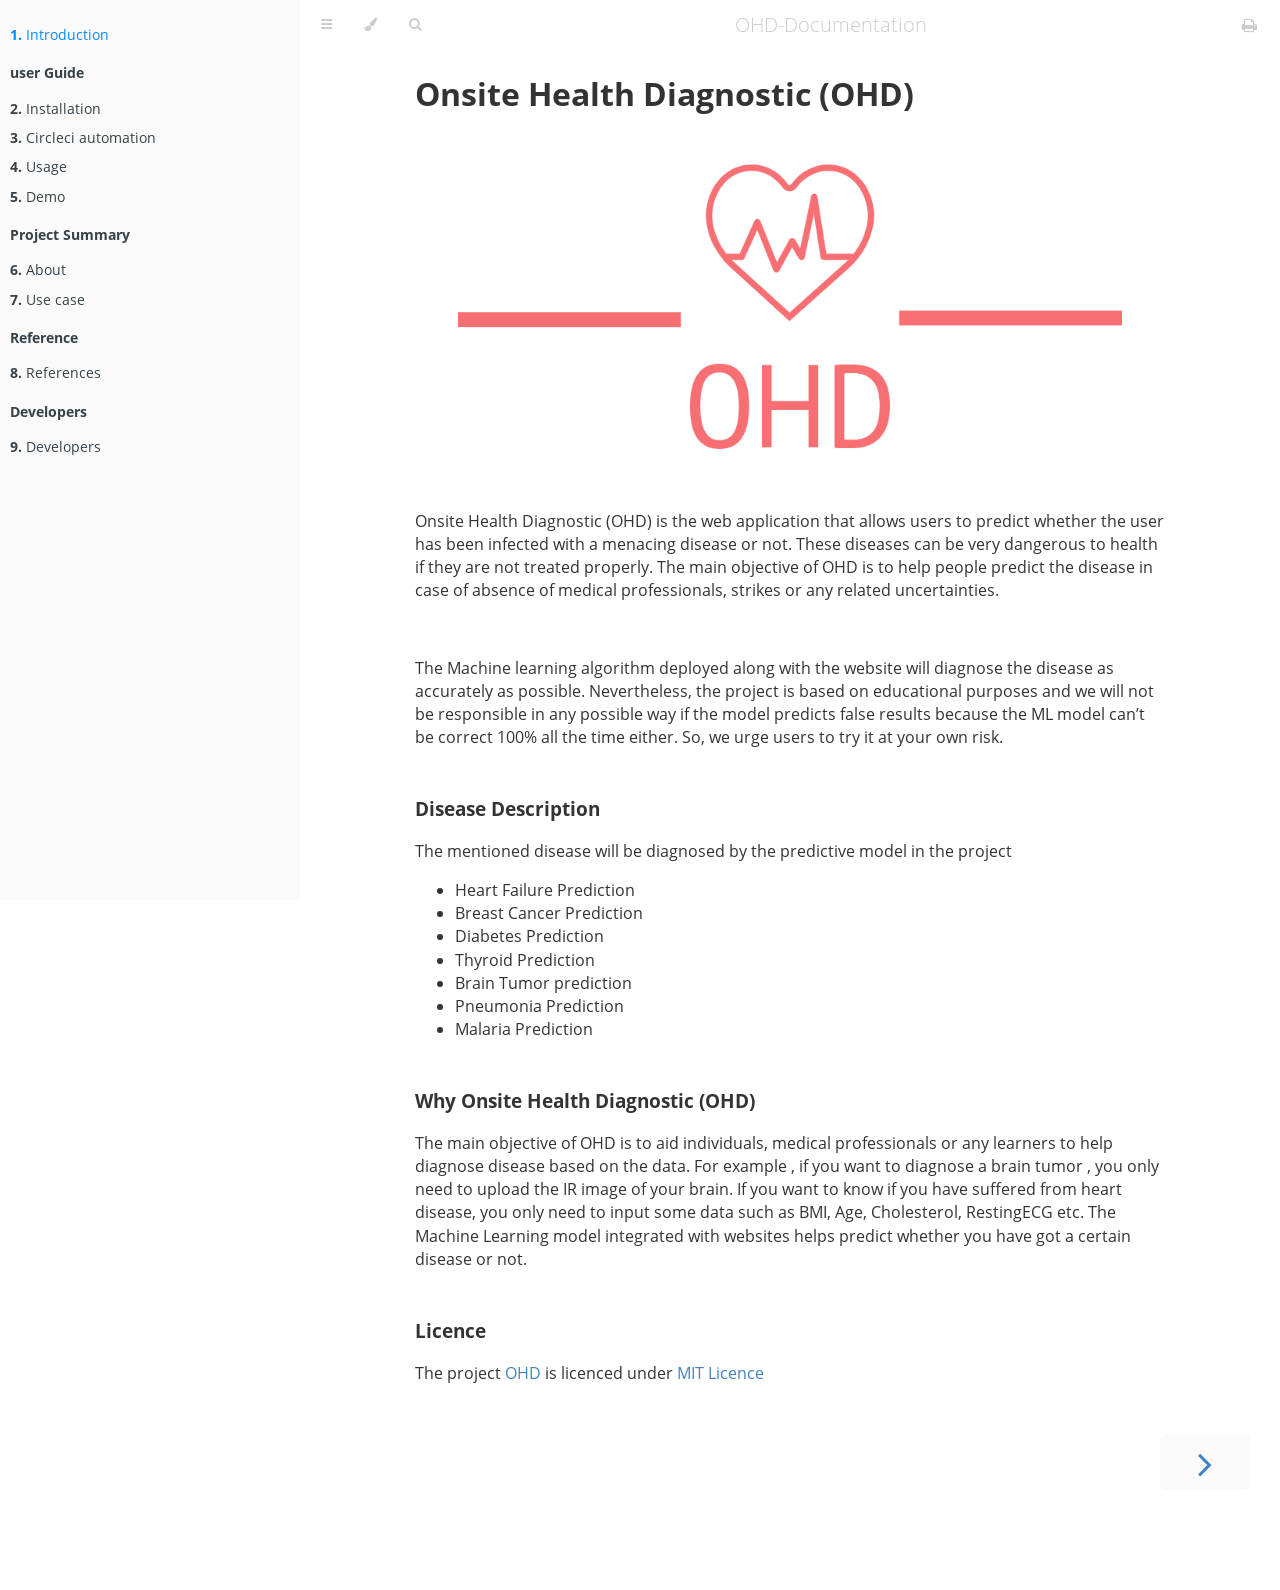
<file: index.html>
<!DOCTYPE HTML>
<html lang="en" class="sidebar-visible no-js light">
    <head>
        <!-- Book generated using mdBook -->
        <meta charset="UTF-8">
        <title>Introduction - OHD-Documentation</title>
        
        


        <!-- Custom HTML head -->
        


        <meta content="text/html; charset=utf-8" http-equiv="Content-Type">
        <meta name="description" content="">
        <meta name="viewport" content="width=device-width, initial-scale=1">
        <meta name="theme-color" content="#ffffff" />

        
        <link rel="icon" href="favicon.svg">
        
        
        <link rel="shortcut icon" href="favicon.png">
        
        <link rel="stylesheet" href="css/variables.css">
        <link rel="stylesheet" href="css/general.css">
        <link rel="stylesheet" href="css/chrome.css">
        
        <link rel="stylesheet" href="css/print.css" media="print">
        

        <!-- Fonts -->
        <link rel="stylesheet" href="FontAwesome/css/font-awesome.css">
        
        <link rel="stylesheet" href="fonts/fonts.css">
        

        <!-- Highlight.js Stylesheets -->
        <link rel="stylesheet" href="highlight.css">
        <link rel="stylesheet" href="tomorrow-night.css">
        <link rel="stylesheet" href="ayu-highlight.css">

        <!-- Custom theme stylesheets -->
        

        
    </head>
    <body>
        <!-- Provide site root to javascript -->
        <script type="text/javascript">
            var path_to_root = "";
            var default_theme = window.matchMedia("(prefers-color-scheme: dark)").matches ? "navy" : "light";
        </script>

        <!-- Work around some values being stored in localStorage wrapped in quotes -->
        <script type="text/javascript">
            try {
                var theme = localStorage.getItem('mdbook-theme');
                var sidebar = localStorage.getItem('mdbook-sidebar');

                if (theme.startsWith('"') && theme.endsWith('"')) {
                    localStorage.setItem('mdbook-theme', theme.slice(1, theme.length - 1));
                }

                if (sidebar.startsWith('"') && sidebar.endsWith('"')) {
                    localStorage.setItem('mdbook-sidebar', sidebar.slice(1, sidebar.length - 1));
                }
            } catch (e) { }
        </script>

        <!-- Set the theme before any content is loaded, prevents flash -->
        <script type="text/javascript">
            var theme;
            try { theme = localStorage.getItem('mdbook-theme'); } catch(e) { }
            if (theme === null || theme === undefined) { theme = default_theme; }
            var html = document.querySelector('html');
            html.classList.remove('no-js')
            html.classList.remove('light')
            html.classList.add(theme);
            html.classList.add('js');
        </script>

        <!-- Hide / unhide sidebar before it is displayed -->
        <script type="text/javascript">
            var html = document.querySelector('html');
            var sidebar = 'hidden';
            if (document.body.clientWidth >= 1080) {
                try { sidebar = localStorage.getItem('mdbook-sidebar'); } catch(e) { }
                sidebar = sidebar || 'visible';
            }
            html.classList.remove('sidebar-visible');
            html.classList.add("sidebar-" + sidebar);
        </script>

        <nav id="sidebar" class="sidebar" aria-label="Table of contents">
            <div class="sidebar-scrollbox">
                <ol class="chapter"><li class="chapter-item expanded "><a href="index.html" class="active"><strong aria-hidden="true">1.</strong> Introduction</a></li><li class="chapter-item expanded affix "><li class="part-title">user Guide</li><li class="chapter-item expanded "><a href="guide/installation.html"><strong aria-hidden="true">2.</strong> Installation</a></li><li class="chapter-item expanded "><a href="guide/Circleci.html"><strong aria-hidden="true">3.</strong> Circleci automation</a></li><li class="chapter-item expanded "><a href="guide/usage.html"><strong aria-hidden="true">4.</strong> Usage</a></li><li class="chapter-item expanded "><a href="guide/demo.html"><strong aria-hidden="true">5.</strong> Demo</a></li><li class="chapter-item expanded affix "><li class="part-title">Project Summary</li><li class="chapter-item expanded "><a href="guide/about.html"><strong aria-hidden="true">6.</strong> About</a></li><li class="chapter-item expanded "><a href="guide/use_case.html"><strong aria-hidden="true">7.</strong> Use case</a></li><li class="chapter-item expanded affix "><li class="part-title">Reference</li><li class="chapter-item expanded "><a href="misc/references.html"><strong aria-hidden="true">8.</strong> References</a></li><li class="chapter-item expanded affix "><li class="part-title">Developers</li><li class="chapter-item expanded "><a href="misc/developers.html"><strong aria-hidden="true">9.</strong> Developers</a></li></ol>
            </div>
            <div id="sidebar-resize-handle" class="sidebar-resize-handle"></div>
        </nav>

        <div id="page-wrapper" class="page-wrapper">

            <div class="page">
                
                <div id="menu-bar-hover-placeholder"></div>
                <div id="menu-bar" class="menu-bar sticky bordered">
                    <div class="left-buttons">
                        <button id="sidebar-toggle" class="icon-button" type="button" title="Toggle Table of Contents" aria-label="Toggle Table of Contents" aria-controls="sidebar">
                            <i class="fa fa-bars"></i>
                        </button>
                        <button id="theme-toggle" class="icon-button" type="button" title="Change theme" aria-label="Change theme" aria-haspopup="true" aria-expanded="false" aria-controls="theme-list">
                            <i class="fa fa-paint-brush"></i>
                        </button>
                        <ul id="theme-list" class="theme-popup" aria-label="Themes" role="menu">
                            <li role="none"><button role="menuitem" class="theme" id="light">Light (default)</button></li>
                            <li role="none"><button role="menuitem" class="theme" id="rust">Rust</button></li>
                            <li role="none"><button role="menuitem" class="theme" id="coal">Coal</button></li>
                            <li role="none"><button role="menuitem" class="theme" id="navy">Navy</button></li>
                            <li role="none"><button role="menuitem" class="theme" id="ayu">Ayu</button></li>
                        </ul>
                        
                        <button id="search-toggle" class="icon-button" type="button" title="Search. (Shortkey: s)" aria-label="Toggle Searchbar" aria-expanded="false" aria-keyshortcuts="S" aria-controls="searchbar">
                            <i class="fa fa-search"></i>
                        </button>
                        
                    </div>

                    <h1 class="menu-title">OHD-Documentation</h1>

                    <div class="right-buttons">
                        
                        <a href="print.html" title="Print this book" aria-label="Print this book">
                            <i id="print-button" class="fa fa-print"></i>
                        </a>
                        
                        
                    </div>
                </div>

                
                <div id="search-wrapper" class="hidden">
                    <form id="searchbar-outer" class="searchbar-outer">
                        <input type="search" name="search" id="searchbar" name="searchbar" placeholder="Search this book ..." aria-controls="searchresults-outer" aria-describedby="searchresults-header">
                    </form>
                    <div id="searchresults-outer" class="searchresults-outer hidden">
                        <div id="searchresults-header" class="searchresults-header"></div>
                        <ul id="searchresults">
                        </ul>
                    </div>
                </div>
                

                <!-- Apply ARIA attributes after the sidebar and the sidebar toggle button are added to the DOM -->
                <script type="text/javascript">
                    document.getElementById('sidebar-toggle').setAttribute('aria-expanded', sidebar === 'visible');
                    document.getElementById('sidebar').setAttribute('aria-hidden', sidebar !== 'visible');
                    Array.from(document.querySelectorAll('#sidebar a')).forEach(function(link) {
                        link.setAttribute('tabIndex', sidebar === 'visible' ? 0 : -1);
                    });
                </script>

                <div id="content" class="content">
                    <main>
                        <h1><a class="header" href="#onsite-health-diagnostic-ohd" id="onsite-health-diagnostic-ohd">Onsite Health Diagnostic (OHD)</a></h1>
<p><img src="disease.png" alt="Screenshot" /></p>
<p>             Onsite Health Diagnostic (OHD) is the web application that allows users to predict whether the user has been infected with a menacing disease or not.
These diseases can be very dangerous to health if they are not treated properly.
The main objective of OHD is to help people predict the disease in case of absence of medical professionals, strikes or any related uncertainties.</p>
<br>
<p>The Machine learning algorithm deployed along with the website will diagnose the disease as accurately as possible. Nevertheless, the project is based on educational purposes and we will not be responsible in any possible way if the model predicts false results because the ML model can’t be correct 100% all the time either. So, we urge users to try it at your own risk.
</p>
<h3><a class="header" href="#disease-description" id="disease-description">Disease Description</a></h3>
<p> The mentioned disease will be diagnosed by the predictive model in the project</p>
<ul>
<li>Heart Failure Prediction</li>
<li>Breast Cancer Prediction</li>
<li>Diabetes Prediction</li>
<li>Thyroid Prediction</li>
<li>Brain Tumor prediction</li>
<li>Pneumonia Prediction</li>
<li>Malaria Prediction</li>
</ul>
<h3><a class="header" href="#why-onsite-health-diagnostic-ohd" id="why-onsite-health-diagnostic-ohd">Why Onsite Health Diagnostic (OHD)</a></h3>
<p>The main objective of OHD is to aid individuals, medical professionals or any learners to help diagnose disease based on the data. For example , if you want to diagnose a brain tumor , you only need to upload the IR image of your brain. If you want to know if you have suffered from heart disease, you only need to input some data such as BMI, Age, Cholesterol, RestingECG etc. The Machine Learning model integrated with websites helps predict whether you have got a certain disease or not.</p>
<h3><a class="header" href="#licence" id="licence">Licence</a></h3>
<p>The project <a href="https://github.com/Nix-code/Onsite-Health-Diagnostic-OHD">OHD</a> is licenced under <a href="https://github.com/Nix-code/Onsite-Health-Diagnostic-OHD/blob/main/LICENSE">MIT Licence</a> </p>

                    </main>

                    <nav class="nav-wrapper" aria-label="Page navigation">
                        <!-- Mobile navigation buttons -->
                        

                        
                            <a rel="next" href="guide/installation.html" class="mobile-nav-chapters next" title="Next chapter" aria-label="Next chapter" aria-keyshortcuts="Right">
                                <i class="fa fa-angle-right"></i>
                            </a>
                        

                        <div style="clear: both"></div>
                    </nav>
                </div>
            </div>

            <nav class="nav-wide-wrapper" aria-label="Page navigation">
                

                
                    <a rel="next" href="guide/installation.html" class="nav-chapters next" title="Next chapter" aria-label="Next chapter" aria-keyshortcuts="Right">
                        <i class="fa fa-angle-right"></i>
                    </a>
                
            </nav>

        </div>

        

        

        

        
        <script type="text/javascript">
            window.playground_copyable = true;
        </script>
        

        

        
        <script src="elasticlunr.min.js" type="text/javascript" charset="utf-8"></script>
        <script src="mark.min.js" type="text/javascript" charset="utf-8"></script>
        <script src="searcher.js" type="text/javascript" charset="utf-8"></script>
        

        <script src="clipboard.min.js" type="text/javascript" charset="utf-8"></script>
        <script src="highlight.js" type="text/javascript" charset="utf-8"></script>
        <script src="book.js" type="text/javascript" charset="utf-8"></script>

        <!-- Custom JS scripts -->
        

        

    </body>
</html>
</file>
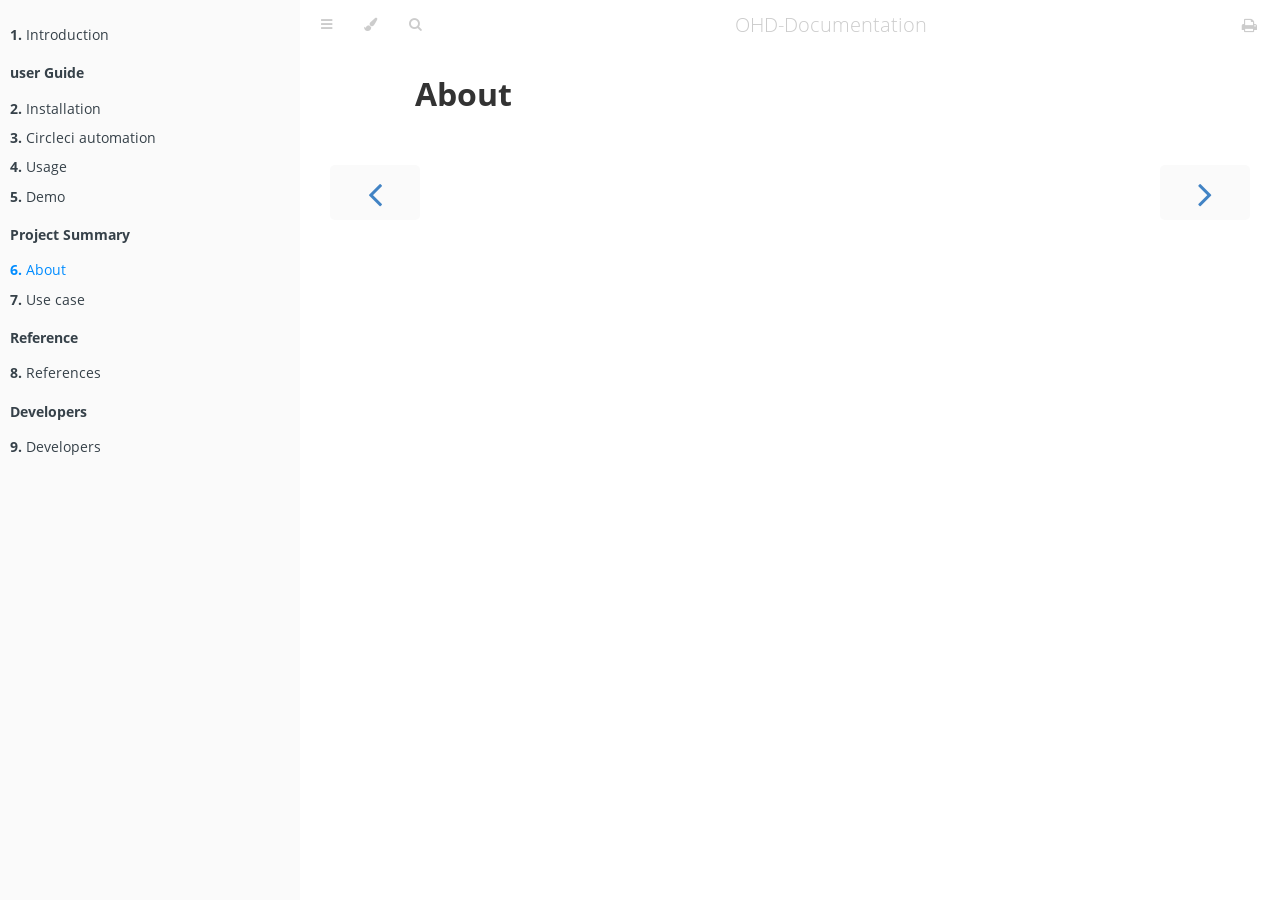
<file: guide/about.html>
<!DOCTYPE HTML>
<html lang="en" class="sidebar-visible no-js light">
    <head>
        <!-- Book generated using mdBook -->
        <meta charset="UTF-8">
        <title>About - OHD-Documentation</title>
        
        


        <!-- Custom HTML head -->
        


        <meta content="text/html; charset=utf-8" http-equiv="Content-Type">
        <meta name="description" content="">
        <meta name="viewport" content="width=device-width, initial-scale=1">
        <meta name="theme-color" content="#ffffff" />

        
        <link rel="icon" href="../favicon.svg">
        
        
        <link rel="shortcut icon" href="../favicon.png">
        
        <link rel="stylesheet" href="../css/variables.css">
        <link rel="stylesheet" href="../css/general.css">
        <link rel="stylesheet" href="../css/chrome.css">
        
        <link rel="stylesheet" href="../css/print.css" media="print">
        

        <!-- Fonts -->
        <link rel="stylesheet" href="../FontAwesome/css/font-awesome.css">
        
        <link rel="stylesheet" href="../fonts/fonts.css">
        

        <!-- Highlight.js Stylesheets -->
        <link rel="stylesheet" href="../highlight.css">
        <link rel="stylesheet" href="../tomorrow-night.css">
        <link rel="stylesheet" href="../ayu-highlight.css">

        <!-- Custom theme stylesheets -->
        

        
    </head>
    <body>
        <!-- Provide site root to javascript -->
        <script type="text/javascript">
            var path_to_root = "../";
            var default_theme = window.matchMedia("(prefers-color-scheme: dark)").matches ? "navy" : "light";
        </script>

        <!-- Work around some values being stored in localStorage wrapped in quotes -->
        <script type="text/javascript">
            try {
                var theme = localStorage.getItem('mdbook-theme');
                var sidebar = localStorage.getItem('mdbook-sidebar');

                if (theme.startsWith('"') && theme.endsWith('"')) {
                    localStorage.setItem('mdbook-theme', theme.slice(1, theme.length - 1));
                }

                if (sidebar.startsWith('"') && sidebar.endsWith('"')) {
                    localStorage.setItem('mdbook-sidebar', sidebar.slice(1, sidebar.length - 1));
                }
            } catch (e) { }
        </script>

        <!-- Set the theme before any content is loaded, prevents flash -->
        <script type="text/javascript">
            var theme;
            try { theme = localStorage.getItem('mdbook-theme'); } catch(e) { }
            if (theme === null || theme === undefined) { theme = default_theme; }
            var html = document.querySelector('html');
            html.classList.remove('no-js')
            html.classList.remove('light')
            html.classList.add(theme);
            html.classList.add('js');
        </script>

        <!-- Hide / unhide sidebar before it is displayed -->
        <script type="text/javascript">
            var html = document.querySelector('html');
            var sidebar = 'hidden';
            if (document.body.clientWidth >= 1080) {
                try { sidebar = localStorage.getItem('mdbook-sidebar'); } catch(e) { }
                sidebar = sidebar || 'visible';
            }
            html.classList.remove('sidebar-visible');
            html.classList.add("sidebar-" + sidebar);
        </script>

        <nav id="sidebar" class="sidebar" aria-label="Table of contents">
            <div class="sidebar-scrollbox">
                <ol class="chapter"><li class="chapter-item expanded "><a href="../index.html"><strong aria-hidden="true">1.</strong> Introduction</a></li><li class="chapter-item expanded affix "><li class="part-title">user Guide</li><li class="chapter-item expanded "><a href="../guide/installation.html"><strong aria-hidden="true">2.</strong> Installation</a></li><li class="chapter-item expanded "><a href="../guide/Circleci.html"><strong aria-hidden="true">3.</strong> Circleci automation</a></li><li class="chapter-item expanded "><a href="../guide/usage.html"><strong aria-hidden="true">4.</strong> Usage</a></li><li class="chapter-item expanded "><a href="../guide/demo.html"><strong aria-hidden="true">5.</strong> Demo</a></li><li class="chapter-item expanded affix "><li class="part-title">Project Summary</li><li class="chapter-item expanded "><a href="../guide/about.html" class="active"><strong aria-hidden="true">6.</strong> About</a></li><li class="chapter-item expanded "><a href="../guide/use_case.html"><strong aria-hidden="true">7.</strong> Use case</a></li><li class="chapter-item expanded affix "><li class="part-title">Reference</li><li class="chapter-item expanded "><a href="../misc/references.html"><strong aria-hidden="true">8.</strong> References</a></li><li class="chapter-item expanded affix "><li class="part-title">Developers</li><li class="chapter-item expanded "><a href="../misc/developers.html"><strong aria-hidden="true">9.</strong> Developers</a></li></ol>
            </div>
            <div id="sidebar-resize-handle" class="sidebar-resize-handle"></div>
        </nav>

        <div id="page-wrapper" class="page-wrapper">

            <div class="page">
                
                <div id="menu-bar-hover-placeholder"></div>
                <div id="menu-bar" class="menu-bar sticky bordered">
                    <div class="left-buttons">
                        <button id="sidebar-toggle" class="icon-button" type="button" title="Toggle Table of Contents" aria-label="Toggle Table of Contents" aria-controls="sidebar">
                            <i class="fa fa-bars"></i>
                        </button>
                        <button id="theme-toggle" class="icon-button" type="button" title="Change theme" aria-label="Change theme" aria-haspopup="true" aria-expanded="false" aria-controls="theme-list">
                            <i class="fa fa-paint-brush"></i>
                        </button>
                        <ul id="theme-list" class="theme-popup" aria-label="Themes" role="menu">
                            <li role="none"><button role="menuitem" class="theme" id="light">Light (default)</button></li>
                            <li role="none"><button role="menuitem" class="theme" id="rust">Rust</button></li>
                            <li role="none"><button role="menuitem" class="theme" id="coal">Coal</button></li>
                            <li role="none"><button role="menuitem" class="theme" id="navy">Navy</button></li>
                            <li role="none"><button role="menuitem" class="theme" id="ayu">Ayu</button></li>
                        </ul>
                        
                        <button id="search-toggle" class="icon-button" type="button" title="Search. (Shortkey: s)" aria-label="Toggle Searchbar" aria-expanded="false" aria-keyshortcuts="S" aria-controls="searchbar">
                            <i class="fa fa-search"></i>
                        </button>
                        
                    </div>

                    <h1 class="menu-title">OHD-Documentation</h1>

                    <div class="right-buttons">
                        
                        <a href="../print.html" title="Print this book" aria-label="Print this book">
                            <i id="print-button" class="fa fa-print"></i>
                        </a>
                        
                        
                    </div>
                </div>

                
                <div id="search-wrapper" class="hidden">
                    <form id="searchbar-outer" class="searchbar-outer">
                        <input type="search" name="search" id="searchbar" name="searchbar" placeholder="Search this book ..." aria-controls="searchresults-outer" aria-describedby="searchresults-header">
                    </form>
                    <div id="searchresults-outer" class="searchresults-outer hidden">
                        <div id="searchresults-header" class="searchresults-header"></div>
                        <ul id="searchresults">
                        </ul>
                    </div>
                </div>
                

                <!-- Apply ARIA attributes after the sidebar and the sidebar toggle button are added to the DOM -->
                <script type="text/javascript">
                    document.getElementById('sidebar-toggle').setAttribute('aria-expanded', sidebar === 'visible');
                    document.getElementById('sidebar').setAttribute('aria-hidden', sidebar !== 'visible');
                    Array.from(document.querySelectorAll('#sidebar a')).forEach(function(link) {
                        link.setAttribute('tabIndex', sidebar === 'visible' ? 0 : -1);
                    });
                </script>

                <div id="content" class="content">
                    <main>
                        <h1><a class="header" href="#about" id="about">About</a></h1>

                    </main>

                    <nav class="nav-wrapper" aria-label="Page navigation">
                        <!-- Mobile navigation buttons -->
                        
                            <a rel="prev" href="../guide/demo.html" class="mobile-nav-chapters previous" title="Previous chapter" aria-label="Previous chapter" aria-keyshortcuts="Left">
                                <i class="fa fa-angle-left"></i>
                            </a>
                        

                        
                            <a rel="next" href="../guide/use_case.html" class="mobile-nav-chapters next" title="Next chapter" aria-label="Next chapter" aria-keyshortcuts="Right">
                                <i class="fa fa-angle-right"></i>
                            </a>
                        

                        <div style="clear: both"></div>
                    </nav>
                </div>
            </div>

            <nav class="nav-wide-wrapper" aria-label="Page navigation">
                
                    <a rel="prev" href="../guide/demo.html" class="nav-chapters previous" title="Previous chapter" aria-label="Previous chapter" aria-keyshortcuts="Left">
                        <i class="fa fa-angle-left"></i>
                    </a>
                

                
                    <a rel="next" href="../guide/use_case.html" class="nav-chapters next" title="Next chapter" aria-label="Next chapter" aria-keyshortcuts="Right">
                        <i class="fa fa-angle-right"></i>
                    </a>
                
            </nav>

        </div>

        

        

        

        
        <script type="text/javascript">
            window.playground_copyable = true;
        </script>
        

        

        
        <script src="../elasticlunr.min.js" type="text/javascript" charset="utf-8"></script>
        <script src="../mark.min.js" type="text/javascript" charset="utf-8"></script>
        <script src="../searcher.js" type="text/javascript" charset="utf-8"></script>
        

        <script src="../clipboard.min.js" type="text/javascript" charset="utf-8"></script>
        <script src="../highlight.js" type="text/javascript" charset="utf-8"></script>
        <script src="../book.js" type="text/javascript" charset="utf-8"></script>

        <!-- Custom JS scripts -->
        

        

    </body>
</html>
</file>
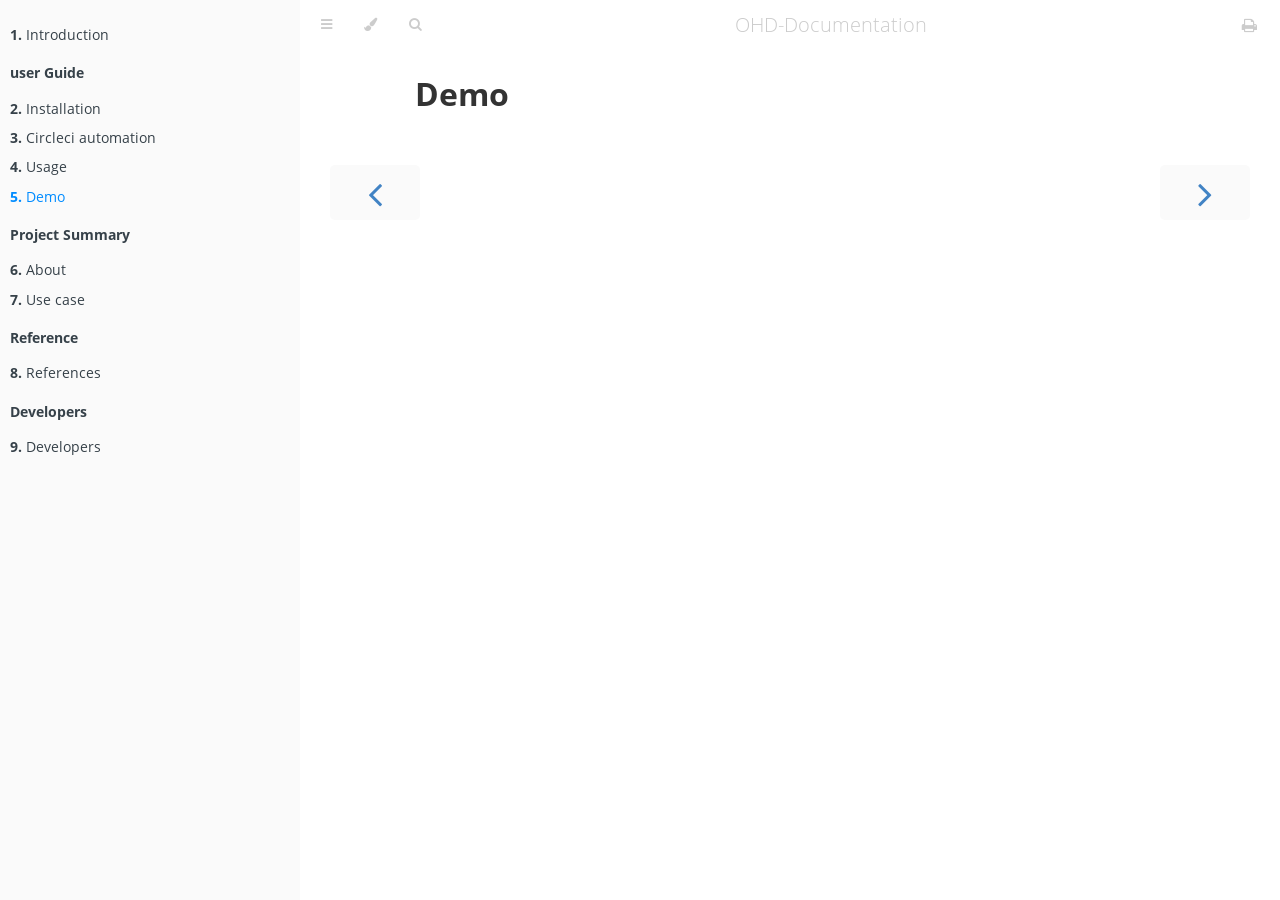
<file: guide/demo.html>
<!DOCTYPE HTML>
<html lang="en" class="sidebar-visible no-js light">
    <head>
        <!-- Book generated using mdBook -->
        <meta charset="UTF-8">
        <title>Demo - OHD-Documentation</title>
        
        


        <!-- Custom HTML head -->
        


        <meta content="text/html; charset=utf-8" http-equiv="Content-Type">
        <meta name="description" content="">
        <meta name="viewport" content="width=device-width, initial-scale=1">
        <meta name="theme-color" content="#ffffff" />

        
        <link rel="icon" href="../favicon.svg">
        
        
        <link rel="shortcut icon" href="../favicon.png">
        
        <link rel="stylesheet" href="../css/variables.css">
        <link rel="stylesheet" href="../css/general.css">
        <link rel="stylesheet" href="../css/chrome.css">
        
        <link rel="stylesheet" href="../css/print.css" media="print">
        

        <!-- Fonts -->
        <link rel="stylesheet" href="../FontAwesome/css/font-awesome.css">
        
        <link rel="stylesheet" href="../fonts/fonts.css">
        

        <!-- Highlight.js Stylesheets -->
        <link rel="stylesheet" href="../highlight.css">
        <link rel="stylesheet" href="../tomorrow-night.css">
        <link rel="stylesheet" href="../ayu-highlight.css">

        <!-- Custom theme stylesheets -->
        

        
    </head>
    <body>
        <!-- Provide site root to javascript -->
        <script type="text/javascript">
            var path_to_root = "../";
            var default_theme = window.matchMedia("(prefers-color-scheme: dark)").matches ? "navy" : "light";
        </script>

        <!-- Work around some values being stored in localStorage wrapped in quotes -->
        <script type="text/javascript">
            try {
                var theme = localStorage.getItem('mdbook-theme');
                var sidebar = localStorage.getItem('mdbook-sidebar');

                if (theme.startsWith('"') && theme.endsWith('"')) {
                    localStorage.setItem('mdbook-theme', theme.slice(1, theme.length - 1));
                }

                if (sidebar.startsWith('"') && sidebar.endsWith('"')) {
                    localStorage.setItem('mdbook-sidebar', sidebar.slice(1, sidebar.length - 1));
                }
            } catch (e) { }
        </script>

        <!-- Set the theme before any content is loaded, prevents flash -->
        <script type="text/javascript">
            var theme;
            try { theme = localStorage.getItem('mdbook-theme'); } catch(e) { }
            if (theme === null || theme === undefined) { theme = default_theme; }
            var html = document.querySelector('html');
            html.classList.remove('no-js')
            html.classList.remove('light')
            html.classList.add(theme);
            html.classList.add('js');
        </script>

        <!-- Hide / unhide sidebar before it is displayed -->
        <script type="text/javascript">
            var html = document.querySelector('html');
            var sidebar = 'hidden';
            if (document.body.clientWidth >= 1080) {
                try { sidebar = localStorage.getItem('mdbook-sidebar'); } catch(e) { }
                sidebar = sidebar || 'visible';
            }
            html.classList.remove('sidebar-visible');
            html.classList.add("sidebar-" + sidebar);
        </script>

        <nav id="sidebar" class="sidebar" aria-label="Table of contents">
            <div class="sidebar-scrollbox">
                <ol class="chapter"><li class="chapter-item expanded "><a href="../index.html"><strong aria-hidden="true">1.</strong> Introduction</a></li><li class="chapter-item expanded affix "><li class="part-title">user Guide</li><li class="chapter-item expanded "><a href="../guide/installation.html"><strong aria-hidden="true">2.</strong> Installation</a></li><li class="chapter-item expanded "><a href="../guide/Circleci.html"><strong aria-hidden="true">3.</strong> Circleci automation</a></li><li class="chapter-item expanded "><a href="../guide/usage.html"><strong aria-hidden="true">4.</strong> Usage</a></li><li class="chapter-item expanded "><a href="../guide/demo.html" class="active"><strong aria-hidden="true">5.</strong> Demo</a></li><li class="chapter-item expanded affix "><li class="part-title">Project Summary</li><li class="chapter-item expanded "><a href="../guide/about.html"><strong aria-hidden="true">6.</strong> About</a></li><li class="chapter-item expanded "><a href="../guide/use_case.html"><strong aria-hidden="true">7.</strong> Use case</a></li><li class="chapter-item expanded affix "><li class="part-title">Reference</li><li class="chapter-item expanded "><a href="../misc/references.html"><strong aria-hidden="true">8.</strong> References</a></li><li class="chapter-item expanded affix "><li class="part-title">Developers</li><li class="chapter-item expanded "><a href="../misc/developers.html"><strong aria-hidden="true">9.</strong> Developers</a></li></ol>
            </div>
            <div id="sidebar-resize-handle" class="sidebar-resize-handle"></div>
        </nav>

        <div id="page-wrapper" class="page-wrapper">

            <div class="page">
                
                <div id="menu-bar-hover-placeholder"></div>
                <div id="menu-bar" class="menu-bar sticky bordered">
                    <div class="left-buttons">
                        <button id="sidebar-toggle" class="icon-button" type="button" title="Toggle Table of Contents" aria-label="Toggle Table of Contents" aria-controls="sidebar">
                            <i class="fa fa-bars"></i>
                        </button>
                        <button id="theme-toggle" class="icon-button" type="button" title="Change theme" aria-label="Change theme" aria-haspopup="true" aria-expanded="false" aria-controls="theme-list">
                            <i class="fa fa-paint-brush"></i>
                        </button>
                        <ul id="theme-list" class="theme-popup" aria-label="Themes" role="menu">
                            <li role="none"><button role="menuitem" class="theme" id="light">Light (default)</button></li>
                            <li role="none"><button role="menuitem" class="theme" id="rust">Rust</button></li>
                            <li role="none"><button role="menuitem" class="theme" id="coal">Coal</button></li>
                            <li role="none"><button role="menuitem" class="theme" id="navy">Navy</button></li>
                            <li role="none"><button role="menuitem" class="theme" id="ayu">Ayu</button></li>
                        </ul>
                        
                        <button id="search-toggle" class="icon-button" type="button" title="Search. (Shortkey: s)" aria-label="Toggle Searchbar" aria-expanded="false" aria-keyshortcuts="S" aria-controls="searchbar">
                            <i class="fa fa-search"></i>
                        </button>
                        
                    </div>

                    <h1 class="menu-title">OHD-Documentation</h1>

                    <div class="right-buttons">
                        
                        <a href="../print.html" title="Print this book" aria-label="Print this book">
                            <i id="print-button" class="fa fa-print"></i>
                        </a>
                        
                        
                    </div>
                </div>

                
                <div id="search-wrapper" class="hidden">
                    <form id="searchbar-outer" class="searchbar-outer">
                        <input type="search" name="search" id="searchbar" name="searchbar" placeholder="Search this book ..." aria-controls="searchresults-outer" aria-describedby="searchresults-header">
                    </form>
                    <div id="searchresults-outer" class="searchresults-outer hidden">
                        <div id="searchresults-header" class="searchresults-header"></div>
                        <ul id="searchresults">
                        </ul>
                    </div>
                </div>
                

                <!-- Apply ARIA attributes after the sidebar and the sidebar toggle button are added to the DOM -->
                <script type="text/javascript">
                    document.getElementById('sidebar-toggle').setAttribute('aria-expanded', sidebar === 'visible');
                    document.getElementById('sidebar').setAttribute('aria-hidden', sidebar !== 'visible');
                    Array.from(document.querySelectorAll('#sidebar a')).forEach(function(link) {
                        link.setAttribute('tabIndex', sidebar === 'visible' ? 0 : -1);
                    });
                </script>

                <div id="content" class="content">
                    <main>
                        <h1><a class="header" href="#demo" id="demo">Demo</a></h1>

                    </main>

                    <nav class="nav-wrapper" aria-label="Page navigation">
                        <!-- Mobile navigation buttons -->
                        
                            <a rel="prev" href="../guide/usage.html" class="mobile-nav-chapters previous" title="Previous chapter" aria-label="Previous chapter" aria-keyshortcuts="Left">
                                <i class="fa fa-angle-left"></i>
                            </a>
                        

                        
                            <a rel="next" href="../guide/about.html" class="mobile-nav-chapters next" title="Next chapter" aria-label="Next chapter" aria-keyshortcuts="Right">
                                <i class="fa fa-angle-right"></i>
                            </a>
                        

                        <div style="clear: both"></div>
                    </nav>
                </div>
            </div>

            <nav class="nav-wide-wrapper" aria-label="Page navigation">
                
                    <a rel="prev" href="../guide/usage.html" class="nav-chapters previous" title="Previous chapter" aria-label="Previous chapter" aria-keyshortcuts="Left">
                        <i class="fa fa-angle-left"></i>
                    </a>
                

                
                    <a rel="next" href="../guide/about.html" class="nav-chapters next" title="Next chapter" aria-label="Next chapter" aria-keyshortcuts="Right">
                        <i class="fa fa-angle-right"></i>
                    </a>
                
            </nav>

        </div>

        

        

        

        
        <script type="text/javascript">
            window.playground_copyable = true;
        </script>
        

        

        
        <script src="../elasticlunr.min.js" type="text/javascript" charset="utf-8"></script>
        <script src="../mark.min.js" type="text/javascript" charset="utf-8"></script>
        <script src="../searcher.js" type="text/javascript" charset="utf-8"></script>
        

        <script src="../clipboard.min.js" type="text/javascript" charset="utf-8"></script>
        <script src="../highlight.js" type="text/javascript" charset="utf-8"></script>
        <script src="../book.js" type="text/javascript" charset="utf-8"></script>

        <!-- Custom JS scripts -->
        

        

    </body>
</html>
</file>
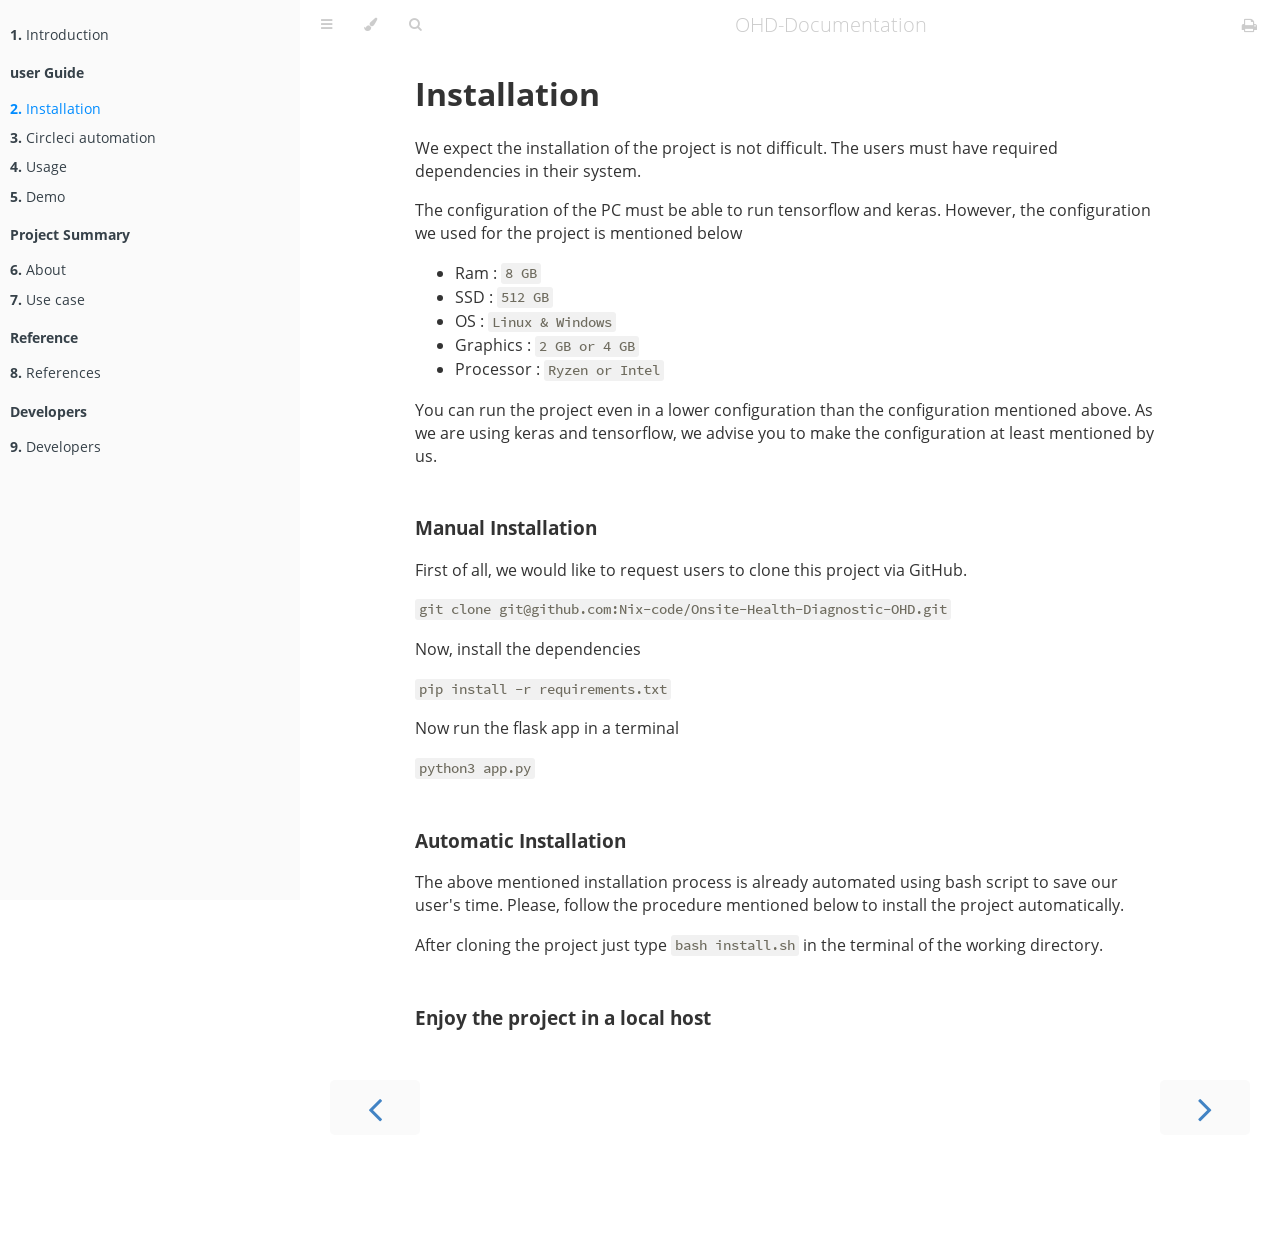
<file: guide/installation.html>
<!DOCTYPE HTML>
<html lang="en" class="sidebar-visible no-js light">
    <head>
        <!-- Book generated using mdBook -->
        <meta charset="UTF-8">
        <title>Installation - OHD-Documentation</title>
        
        


        <!-- Custom HTML head -->
        


        <meta content="text/html; charset=utf-8" http-equiv="Content-Type">
        <meta name="description" content="">
        <meta name="viewport" content="width=device-width, initial-scale=1">
        <meta name="theme-color" content="#ffffff" />

        
        <link rel="icon" href="../favicon.svg">
        
        
        <link rel="shortcut icon" href="../favicon.png">
        
        <link rel="stylesheet" href="../css/variables.css">
        <link rel="stylesheet" href="../css/general.css">
        <link rel="stylesheet" href="../css/chrome.css">
        
        <link rel="stylesheet" href="../css/print.css" media="print">
        

        <!-- Fonts -->
        <link rel="stylesheet" href="../FontAwesome/css/font-awesome.css">
        
        <link rel="stylesheet" href="../fonts/fonts.css">
        

        <!-- Highlight.js Stylesheets -->
        <link rel="stylesheet" href="../highlight.css">
        <link rel="stylesheet" href="../tomorrow-night.css">
        <link rel="stylesheet" href="../ayu-highlight.css">

        <!-- Custom theme stylesheets -->
        

        
    </head>
    <body>
        <!-- Provide site root to javascript -->
        <script type="text/javascript">
            var path_to_root = "../";
            var default_theme = window.matchMedia("(prefers-color-scheme: dark)").matches ? "navy" : "light";
        </script>

        <!-- Work around some values being stored in localStorage wrapped in quotes -->
        <script type="text/javascript">
            try {
                var theme = localStorage.getItem('mdbook-theme');
                var sidebar = localStorage.getItem('mdbook-sidebar');

                if (theme.startsWith('"') && theme.endsWith('"')) {
                    localStorage.setItem('mdbook-theme', theme.slice(1, theme.length - 1));
                }

                if (sidebar.startsWith('"') && sidebar.endsWith('"')) {
                    localStorage.setItem('mdbook-sidebar', sidebar.slice(1, sidebar.length - 1));
                }
            } catch (e) { }
        </script>

        <!-- Set the theme before any content is loaded, prevents flash -->
        <script type="text/javascript">
            var theme;
            try { theme = localStorage.getItem('mdbook-theme'); } catch(e) { }
            if (theme === null || theme === undefined) { theme = default_theme; }
            var html = document.querySelector('html');
            html.classList.remove('no-js')
            html.classList.remove('light')
            html.classList.add(theme);
            html.classList.add('js');
        </script>

        <!-- Hide / unhide sidebar before it is displayed -->
        <script type="text/javascript">
            var html = document.querySelector('html');
            var sidebar = 'hidden';
            if (document.body.clientWidth >= 1080) {
                try { sidebar = localStorage.getItem('mdbook-sidebar'); } catch(e) { }
                sidebar = sidebar || 'visible';
            }
            html.classList.remove('sidebar-visible');
            html.classList.add("sidebar-" + sidebar);
        </script>

        <nav id="sidebar" class="sidebar" aria-label="Table of contents">
            <div class="sidebar-scrollbox">
                <ol class="chapter"><li class="chapter-item expanded "><a href="../index.html"><strong aria-hidden="true">1.</strong> Introduction</a></li><li class="chapter-item expanded affix "><li class="part-title">user Guide</li><li class="chapter-item expanded "><a href="../guide/installation.html" class="active"><strong aria-hidden="true">2.</strong> Installation</a></li><li class="chapter-item expanded "><a href="../guide/Circleci.html"><strong aria-hidden="true">3.</strong> Circleci automation</a></li><li class="chapter-item expanded "><a href="../guide/usage.html"><strong aria-hidden="true">4.</strong> Usage</a></li><li class="chapter-item expanded "><a href="../guide/demo.html"><strong aria-hidden="true">5.</strong> Demo</a></li><li class="chapter-item expanded affix "><li class="part-title">Project Summary</li><li class="chapter-item expanded "><a href="../guide/about.html"><strong aria-hidden="true">6.</strong> About</a></li><li class="chapter-item expanded "><a href="../guide/use_case.html"><strong aria-hidden="true">7.</strong> Use case</a></li><li class="chapter-item expanded affix "><li class="part-title">Reference</li><li class="chapter-item expanded "><a href="../misc/references.html"><strong aria-hidden="true">8.</strong> References</a></li><li class="chapter-item expanded affix "><li class="part-title">Developers</li><li class="chapter-item expanded "><a href="../misc/developers.html"><strong aria-hidden="true">9.</strong> Developers</a></li></ol>
            </div>
            <div id="sidebar-resize-handle" class="sidebar-resize-handle"></div>
        </nav>

        <div id="page-wrapper" class="page-wrapper">

            <div class="page">
                
                <div id="menu-bar-hover-placeholder"></div>
                <div id="menu-bar" class="menu-bar sticky bordered">
                    <div class="left-buttons">
                        <button id="sidebar-toggle" class="icon-button" type="button" title="Toggle Table of Contents" aria-label="Toggle Table of Contents" aria-controls="sidebar">
                            <i class="fa fa-bars"></i>
                        </button>
                        <button id="theme-toggle" class="icon-button" type="button" title="Change theme" aria-label="Change theme" aria-haspopup="true" aria-expanded="false" aria-controls="theme-list">
                            <i class="fa fa-paint-brush"></i>
                        </button>
                        <ul id="theme-list" class="theme-popup" aria-label="Themes" role="menu">
                            <li role="none"><button role="menuitem" class="theme" id="light">Light (default)</button></li>
                            <li role="none"><button role="menuitem" class="theme" id="rust">Rust</button></li>
                            <li role="none"><button role="menuitem" class="theme" id="coal">Coal</button></li>
                            <li role="none"><button role="menuitem" class="theme" id="navy">Navy</button></li>
                            <li role="none"><button role="menuitem" class="theme" id="ayu">Ayu</button></li>
                        </ul>
                        
                        <button id="search-toggle" class="icon-button" type="button" title="Search. (Shortkey: s)" aria-label="Toggle Searchbar" aria-expanded="false" aria-keyshortcuts="S" aria-controls="searchbar">
                            <i class="fa fa-search"></i>
                        </button>
                        
                    </div>

                    <h1 class="menu-title">OHD-Documentation</h1>

                    <div class="right-buttons">
                        
                        <a href="../print.html" title="Print this book" aria-label="Print this book">
                            <i id="print-button" class="fa fa-print"></i>
                        </a>
                        
                        
                    </div>
                </div>

                
                <div id="search-wrapper" class="hidden">
                    <form id="searchbar-outer" class="searchbar-outer">
                        <input type="search" name="search" id="searchbar" name="searchbar" placeholder="Search this book ..." aria-controls="searchresults-outer" aria-describedby="searchresults-header">
                    </form>
                    <div id="searchresults-outer" class="searchresults-outer hidden">
                        <div id="searchresults-header" class="searchresults-header"></div>
                        <ul id="searchresults">
                        </ul>
                    </div>
                </div>
                

                <!-- Apply ARIA attributes after the sidebar and the sidebar toggle button are added to the DOM -->
                <script type="text/javascript">
                    document.getElementById('sidebar-toggle').setAttribute('aria-expanded', sidebar === 'visible');
                    document.getElementById('sidebar').setAttribute('aria-hidden', sidebar !== 'visible');
                    Array.from(document.querySelectorAll('#sidebar a')).forEach(function(link) {
                        link.setAttribute('tabIndex', sidebar === 'visible' ? 0 : -1);
                    });
                </script>

                <div id="content" class="content">
                    <main>
                        <h1><a class="header" href="#installation" id="installation">Installation</a></h1>
<p> We expect the installation of the project is not difficult. The users must have required dependencies in their system.</p>
<p>The configuration of the PC must be able to run tensorflow and keras. However, the configuration we used for the project is mentioned below </p>
<ul>
<li>Ram           : <code>8 GB</code></li>
<li>SSD           : <code>512 GB</code></li>
<li>OS            : <code>Linux &amp; Windows</code></li>
<li>Graphics      : <code>2 GB or 4 GB</code></li>
<li>Processor     : <code>Ryzen or Intel</code></li>
</ul>
<p> You can run the project even in a lower configuration than the configuration mentioned above. As we are using keras and tensorflow, we advise you to make the configuration at least mentioned by us.</p>
<h3><a class="header" href="#manual-installation" id="manual-installation">Manual Installation</a></h3>
<p> First of all, we would like to request users to clone this project via GitHub. </p>
<p><code>git clone git@github.com:Nix-code/Onsite-Health-Diagnostic-OHD.git</code></p>
<p> Now, install the dependencies </p>
<p><code>pip install -r requirements.txt</code></p>
<p>Now run the flask app in a terminal </p>
<p><code>python3 app.py</code></p>
<h3><a class="header" href="#automatic-installation" id="automatic-installation">Automatic Installation</a></h3>
<p> The above mentioned installation process is already automated using bash script to save our user's time. Please, follow the procedure mentioned below to install the project automatically. </p>
<p>After cloning the project just type
<code>bash install.sh</code>
in the terminal of the working directory.</p>
<h3><a class="header" href="#enjoy-the-project-in-a-local-host" id="enjoy-the-project-in-a-local-host">Enjoy the project in a local host</a></h3>

                    </main>

                    <nav class="nav-wrapper" aria-label="Page navigation">
                        <!-- Mobile navigation buttons -->
                        
                            <a rel="prev" href="../index.html" class="mobile-nav-chapters previous" title="Previous chapter" aria-label="Previous chapter" aria-keyshortcuts="Left">
                                <i class="fa fa-angle-left"></i>
                            </a>
                        

                        
                            <a rel="next" href="../guide/Circleci.html" class="mobile-nav-chapters next" title="Next chapter" aria-label="Next chapter" aria-keyshortcuts="Right">
                                <i class="fa fa-angle-right"></i>
                            </a>
                        

                        <div style="clear: both"></div>
                    </nav>
                </div>
            </div>

            <nav class="nav-wide-wrapper" aria-label="Page navigation">
                
                    <a rel="prev" href="../index.html" class="nav-chapters previous" title="Previous chapter" aria-label="Previous chapter" aria-keyshortcuts="Left">
                        <i class="fa fa-angle-left"></i>
                    </a>
                

                
                    <a rel="next" href="../guide/Circleci.html" class="nav-chapters next" title="Next chapter" aria-label="Next chapter" aria-keyshortcuts="Right">
                        <i class="fa fa-angle-right"></i>
                    </a>
                
            </nav>

        </div>

        

        

        

        
        <script type="text/javascript">
            window.playground_copyable = true;
        </script>
        

        

        
        <script src="../elasticlunr.min.js" type="text/javascript" charset="utf-8"></script>
        <script src="../mark.min.js" type="text/javascript" charset="utf-8"></script>
        <script src="../searcher.js" type="text/javascript" charset="utf-8"></script>
        

        <script src="../clipboard.min.js" type="text/javascript" charset="utf-8"></script>
        <script src="../highlight.js" type="text/javascript" charset="utf-8"></script>
        <script src="../book.js" type="text/javascript" charset="utf-8"></script>

        <!-- Custom JS scripts -->
        

        

    </body>
</html>
</file>
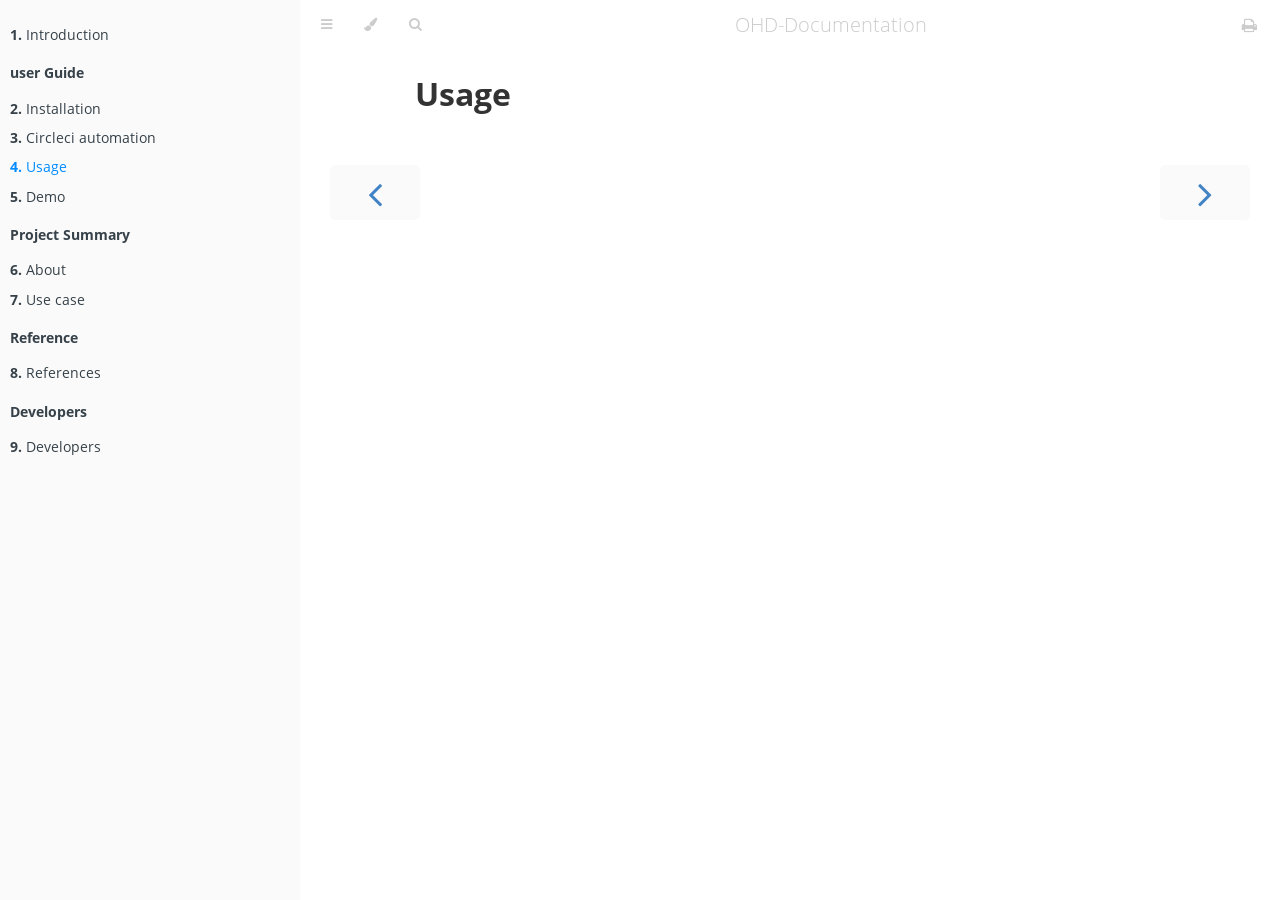
<file: guide/usage.html>
<!DOCTYPE HTML>
<html lang="en" class="sidebar-visible no-js light">
    <head>
        <!-- Book generated using mdBook -->
        <meta charset="UTF-8">
        <title>Usage - OHD-Documentation</title>
        
        


        <!-- Custom HTML head -->
        


        <meta content="text/html; charset=utf-8" http-equiv="Content-Type">
        <meta name="description" content="">
        <meta name="viewport" content="width=device-width, initial-scale=1">
        <meta name="theme-color" content="#ffffff" />

        
        <link rel="icon" href="../favicon.svg">
        
        
        <link rel="shortcut icon" href="../favicon.png">
        
        <link rel="stylesheet" href="../css/variables.css">
        <link rel="stylesheet" href="../css/general.css">
        <link rel="stylesheet" href="../css/chrome.css">
        
        <link rel="stylesheet" href="../css/print.css" media="print">
        

        <!-- Fonts -->
        <link rel="stylesheet" href="../FontAwesome/css/font-awesome.css">
        
        <link rel="stylesheet" href="../fonts/fonts.css">
        

        <!-- Highlight.js Stylesheets -->
        <link rel="stylesheet" href="../highlight.css">
        <link rel="stylesheet" href="../tomorrow-night.css">
        <link rel="stylesheet" href="../ayu-highlight.css">

        <!-- Custom theme stylesheets -->
        

        
    </head>
    <body>
        <!-- Provide site root to javascript -->
        <script type="text/javascript">
            var path_to_root = "../";
            var default_theme = window.matchMedia("(prefers-color-scheme: dark)").matches ? "navy" : "light";
        </script>

        <!-- Work around some values being stored in localStorage wrapped in quotes -->
        <script type="text/javascript">
            try {
                var theme = localStorage.getItem('mdbook-theme');
                var sidebar = localStorage.getItem('mdbook-sidebar');

                if (theme.startsWith('"') && theme.endsWith('"')) {
                    localStorage.setItem('mdbook-theme', theme.slice(1, theme.length - 1));
                }

                if (sidebar.startsWith('"') && sidebar.endsWith('"')) {
                    localStorage.setItem('mdbook-sidebar', sidebar.slice(1, sidebar.length - 1));
                }
            } catch (e) { }
        </script>

        <!-- Set the theme before any content is loaded, prevents flash -->
        <script type="text/javascript">
            var theme;
            try { theme = localStorage.getItem('mdbook-theme'); } catch(e) { }
            if (theme === null || theme === undefined) { theme = default_theme; }
            var html = document.querySelector('html');
            html.classList.remove('no-js')
            html.classList.remove('light')
            html.classList.add(theme);
            html.classList.add('js');
        </script>

        <!-- Hide / unhide sidebar before it is displayed -->
        <script type="text/javascript">
            var html = document.querySelector('html');
            var sidebar = 'hidden';
            if (document.body.clientWidth >= 1080) {
                try { sidebar = localStorage.getItem('mdbook-sidebar'); } catch(e) { }
                sidebar = sidebar || 'visible';
            }
            html.classList.remove('sidebar-visible');
            html.classList.add("sidebar-" + sidebar);
        </script>

        <nav id="sidebar" class="sidebar" aria-label="Table of contents">
            <div class="sidebar-scrollbox">
                <ol class="chapter"><li class="chapter-item expanded "><a href="../index.html"><strong aria-hidden="true">1.</strong> Introduction</a></li><li class="chapter-item expanded affix "><li class="part-title">user Guide</li><li class="chapter-item expanded "><a href="../guide/installation.html"><strong aria-hidden="true">2.</strong> Installation</a></li><li class="chapter-item expanded "><a href="../guide/Circleci.html"><strong aria-hidden="true">3.</strong> Circleci automation</a></li><li class="chapter-item expanded "><a href="../guide/usage.html" class="active"><strong aria-hidden="true">4.</strong> Usage</a></li><li class="chapter-item expanded "><a href="../guide/demo.html"><strong aria-hidden="true">5.</strong> Demo</a></li><li class="chapter-item expanded affix "><li class="part-title">Project Summary</li><li class="chapter-item expanded "><a href="../guide/about.html"><strong aria-hidden="true">6.</strong> About</a></li><li class="chapter-item expanded "><a href="../guide/use_case.html"><strong aria-hidden="true">7.</strong> Use case</a></li><li class="chapter-item expanded affix "><li class="part-title">Reference</li><li class="chapter-item expanded "><a href="../misc/references.html"><strong aria-hidden="true">8.</strong> References</a></li><li class="chapter-item expanded affix "><li class="part-title">Developers</li><li class="chapter-item expanded "><a href="../misc/developers.html"><strong aria-hidden="true">9.</strong> Developers</a></li></ol>
            </div>
            <div id="sidebar-resize-handle" class="sidebar-resize-handle"></div>
        </nav>

        <div id="page-wrapper" class="page-wrapper">

            <div class="page">
                
                <div id="menu-bar-hover-placeholder"></div>
                <div id="menu-bar" class="menu-bar sticky bordered">
                    <div class="left-buttons">
                        <button id="sidebar-toggle" class="icon-button" type="button" title="Toggle Table of Contents" aria-label="Toggle Table of Contents" aria-controls="sidebar">
                            <i class="fa fa-bars"></i>
                        </button>
                        <button id="theme-toggle" class="icon-button" type="button" title="Change theme" aria-label="Change theme" aria-haspopup="true" aria-expanded="false" aria-controls="theme-list">
                            <i class="fa fa-paint-brush"></i>
                        </button>
                        <ul id="theme-list" class="theme-popup" aria-label="Themes" role="menu">
                            <li role="none"><button role="menuitem" class="theme" id="light">Light (default)</button></li>
                            <li role="none"><button role="menuitem" class="theme" id="rust">Rust</button></li>
                            <li role="none"><button role="menuitem" class="theme" id="coal">Coal</button></li>
                            <li role="none"><button role="menuitem" class="theme" id="navy">Navy</button></li>
                            <li role="none"><button role="menuitem" class="theme" id="ayu">Ayu</button></li>
                        </ul>
                        
                        <button id="search-toggle" class="icon-button" type="button" title="Search. (Shortkey: s)" aria-label="Toggle Searchbar" aria-expanded="false" aria-keyshortcuts="S" aria-controls="searchbar">
                            <i class="fa fa-search"></i>
                        </button>
                        
                    </div>

                    <h1 class="menu-title">OHD-Documentation</h1>

                    <div class="right-buttons">
                        
                        <a href="../print.html" title="Print this book" aria-label="Print this book">
                            <i id="print-button" class="fa fa-print"></i>
                        </a>
                        
                        
                    </div>
                </div>

                
                <div id="search-wrapper" class="hidden">
                    <form id="searchbar-outer" class="searchbar-outer">
                        <input type="search" name="search" id="searchbar" name="searchbar" placeholder="Search this book ..." aria-controls="searchresults-outer" aria-describedby="searchresults-header">
                    </form>
                    <div id="searchresults-outer" class="searchresults-outer hidden">
                        <div id="searchresults-header" class="searchresults-header"></div>
                        <ul id="searchresults">
                        </ul>
                    </div>
                </div>
                

                <!-- Apply ARIA attributes after the sidebar and the sidebar toggle button are added to the DOM -->
                <script type="text/javascript">
                    document.getElementById('sidebar-toggle').setAttribute('aria-expanded', sidebar === 'visible');
                    document.getElementById('sidebar').setAttribute('aria-hidden', sidebar !== 'visible');
                    Array.from(document.querySelectorAll('#sidebar a')).forEach(function(link) {
                        link.setAttribute('tabIndex', sidebar === 'visible' ? 0 : -1);
                    });
                </script>

                <div id="content" class="content">
                    <main>
                        <h1><a class="header" href="#usage" id="usage">Usage</a></h1>

                    </main>

                    <nav class="nav-wrapper" aria-label="Page navigation">
                        <!-- Mobile navigation buttons -->
                        
                            <a rel="prev" href="../guide/Circleci.html" class="mobile-nav-chapters previous" title="Previous chapter" aria-label="Previous chapter" aria-keyshortcuts="Left">
                                <i class="fa fa-angle-left"></i>
                            </a>
                        

                        
                            <a rel="next" href="../guide/demo.html" class="mobile-nav-chapters next" title="Next chapter" aria-label="Next chapter" aria-keyshortcuts="Right">
                                <i class="fa fa-angle-right"></i>
                            </a>
                        

                        <div style="clear: both"></div>
                    </nav>
                </div>
            </div>

            <nav class="nav-wide-wrapper" aria-label="Page navigation">
                
                    <a rel="prev" href="../guide/Circleci.html" class="nav-chapters previous" title="Previous chapter" aria-label="Previous chapter" aria-keyshortcuts="Left">
                        <i class="fa fa-angle-left"></i>
                    </a>
                

                
                    <a rel="next" href="../guide/demo.html" class="nav-chapters next" title="Next chapter" aria-label="Next chapter" aria-keyshortcuts="Right">
                        <i class="fa fa-angle-right"></i>
                    </a>
                
            </nav>

        </div>

        

        

        

        
        <script type="text/javascript">
            window.playground_copyable = true;
        </script>
        

        

        
        <script src="../elasticlunr.min.js" type="text/javascript" charset="utf-8"></script>
        <script src="../mark.min.js" type="text/javascript" charset="utf-8"></script>
        <script src="../searcher.js" type="text/javascript" charset="utf-8"></script>
        

        <script src="../clipboard.min.js" type="text/javascript" charset="utf-8"></script>
        <script src="../highlight.js" type="text/javascript" charset="utf-8"></script>
        <script src="../book.js" type="text/javascript" charset="utf-8"></script>

        <!-- Custom JS scripts -->
        

        

    </body>
</html>
</file>
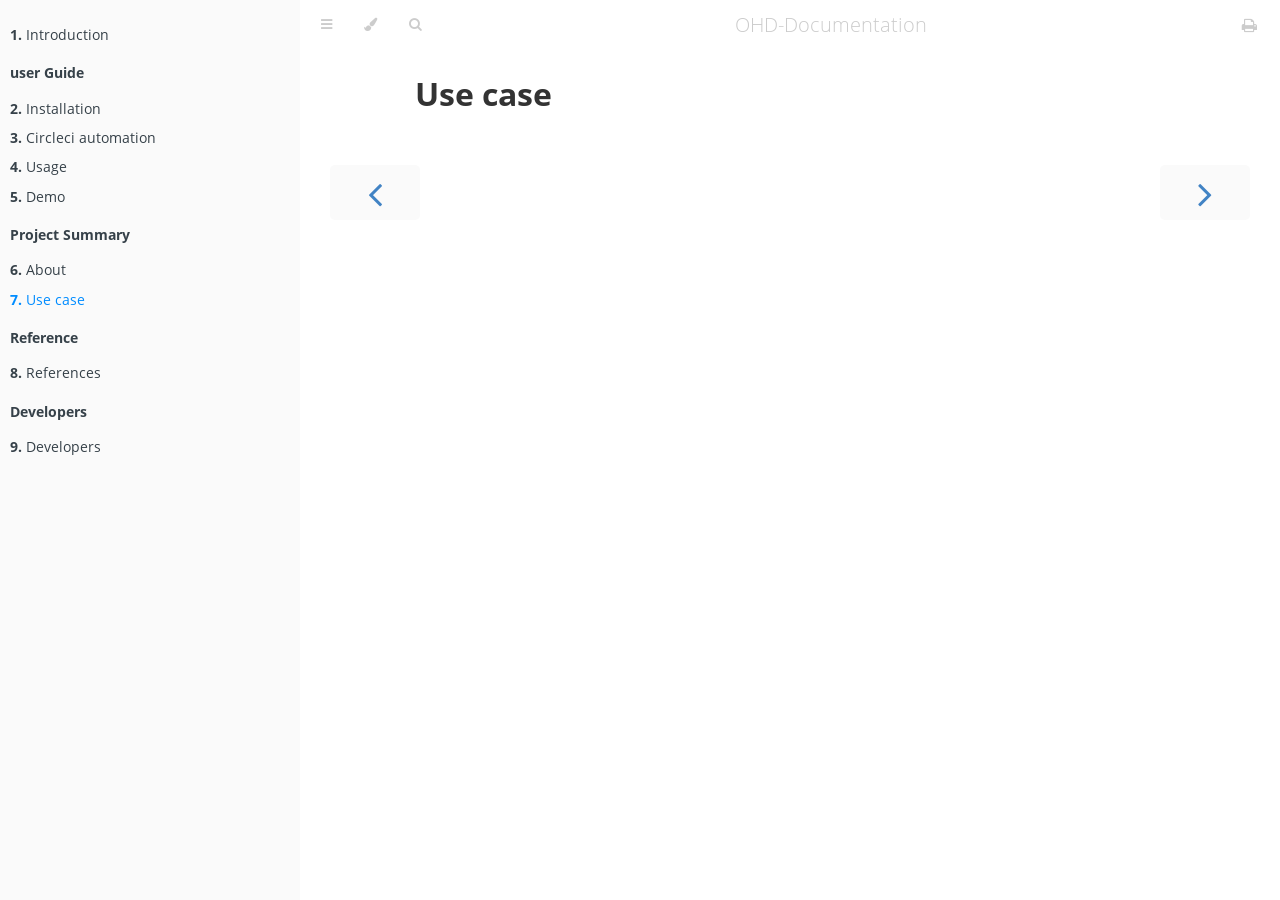
<file: guide/use_case.html>
<!DOCTYPE HTML>
<html lang="en" class="sidebar-visible no-js light">
    <head>
        <!-- Book generated using mdBook -->
        <meta charset="UTF-8">
        <title>Use case - OHD-Documentation</title>
        
        


        <!-- Custom HTML head -->
        


        <meta content="text/html; charset=utf-8" http-equiv="Content-Type">
        <meta name="description" content="">
        <meta name="viewport" content="width=device-width, initial-scale=1">
        <meta name="theme-color" content="#ffffff" />

        
        <link rel="icon" href="../favicon.svg">
        
        
        <link rel="shortcut icon" href="../favicon.png">
        
        <link rel="stylesheet" href="../css/variables.css">
        <link rel="stylesheet" href="../css/general.css">
        <link rel="stylesheet" href="../css/chrome.css">
        
        <link rel="stylesheet" href="../css/print.css" media="print">
        

        <!-- Fonts -->
        <link rel="stylesheet" href="../FontAwesome/css/font-awesome.css">
        
        <link rel="stylesheet" href="../fonts/fonts.css">
        

        <!-- Highlight.js Stylesheets -->
        <link rel="stylesheet" href="../highlight.css">
        <link rel="stylesheet" href="../tomorrow-night.css">
        <link rel="stylesheet" href="../ayu-highlight.css">

        <!-- Custom theme stylesheets -->
        

        
    </head>
    <body>
        <!-- Provide site root to javascript -->
        <script type="text/javascript">
            var path_to_root = "../";
            var default_theme = window.matchMedia("(prefers-color-scheme: dark)").matches ? "navy" : "light";
        </script>

        <!-- Work around some values being stored in localStorage wrapped in quotes -->
        <script type="text/javascript">
            try {
                var theme = localStorage.getItem('mdbook-theme');
                var sidebar = localStorage.getItem('mdbook-sidebar');

                if (theme.startsWith('"') && theme.endsWith('"')) {
                    localStorage.setItem('mdbook-theme', theme.slice(1, theme.length - 1));
                }

                if (sidebar.startsWith('"') && sidebar.endsWith('"')) {
                    localStorage.setItem('mdbook-sidebar', sidebar.slice(1, sidebar.length - 1));
                }
            } catch (e) { }
        </script>

        <!-- Set the theme before any content is loaded, prevents flash -->
        <script type="text/javascript">
            var theme;
            try { theme = localStorage.getItem('mdbook-theme'); } catch(e) { }
            if (theme === null || theme === undefined) { theme = default_theme; }
            var html = document.querySelector('html');
            html.classList.remove('no-js')
            html.classList.remove('light')
            html.classList.add(theme);
            html.classList.add('js');
        </script>

        <!-- Hide / unhide sidebar before it is displayed -->
        <script type="text/javascript">
            var html = document.querySelector('html');
            var sidebar = 'hidden';
            if (document.body.clientWidth >= 1080) {
                try { sidebar = localStorage.getItem('mdbook-sidebar'); } catch(e) { }
                sidebar = sidebar || 'visible';
            }
            html.classList.remove('sidebar-visible');
            html.classList.add("sidebar-" + sidebar);
        </script>

        <nav id="sidebar" class="sidebar" aria-label="Table of contents">
            <div class="sidebar-scrollbox">
                <ol class="chapter"><li class="chapter-item expanded "><a href="../index.html"><strong aria-hidden="true">1.</strong> Introduction</a></li><li class="chapter-item expanded affix "><li class="part-title">user Guide</li><li class="chapter-item expanded "><a href="../guide/installation.html"><strong aria-hidden="true">2.</strong> Installation</a></li><li class="chapter-item expanded "><a href="../guide/Circleci.html"><strong aria-hidden="true">3.</strong> Circleci automation</a></li><li class="chapter-item expanded "><a href="../guide/usage.html"><strong aria-hidden="true">4.</strong> Usage</a></li><li class="chapter-item expanded "><a href="../guide/demo.html"><strong aria-hidden="true">5.</strong> Demo</a></li><li class="chapter-item expanded affix "><li class="part-title">Project Summary</li><li class="chapter-item expanded "><a href="../guide/about.html"><strong aria-hidden="true">6.</strong> About</a></li><li class="chapter-item expanded "><a href="../guide/use_case.html" class="active"><strong aria-hidden="true">7.</strong> Use case</a></li><li class="chapter-item expanded affix "><li class="part-title">Reference</li><li class="chapter-item expanded "><a href="../misc/references.html"><strong aria-hidden="true">8.</strong> References</a></li><li class="chapter-item expanded affix "><li class="part-title">Developers</li><li class="chapter-item expanded "><a href="../misc/developers.html"><strong aria-hidden="true">9.</strong> Developers</a></li></ol>
            </div>
            <div id="sidebar-resize-handle" class="sidebar-resize-handle"></div>
        </nav>

        <div id="page-wrapper" class="page-wrapper">

            <div class="page">
                
                <div id="menu-bar-hover-placeholder"></div>
                <div id="menu-bar" class="menu-bar sticky bordered">
                    <div class="left-buttons">
                        <button id="sidebar-toggle" class="icon-button" type="button" title="Toggle Table of Contents" aria-label="Toggle Table of Contents" aria-controls="sidebar">
                            <i class="fa fa-bars"></i>
                        </button>
                        <button id="theme-toggle" class="icon-button" type="button" title="Change theme" aria-label="Change theme" aria-haspopup="true" aria-expanded="false" aria-controls="theme-list">
                            <i class="fa fa-paint-brush"></i>
                        </button>
                        <ul id="theme-list" class="theme-popup" aria-label="Themes" role="menu">
                            <li role="none"><button role="menuitem" class="theme" id="light">Light (default)</button></li>
                            <li role="none"><button role="menuitem" class="theme" id="rust">Rust</button></li>
                            <li role="none"><button role="menuitem" class="theme" id="coal">Coal</button></li>
                            <li role="none"><button role="menuitem" class="theme" id="navy">Navy</button></li>
                            <li role="none"><button role="menuitem" class="theme" id="ayu">Ayu</button></li>
                        </ul>
                        
                        <button id="search-toggle" class="icon-button" type="button" title="Search. (Shortkey: s)" aria-label="Toggle Searchbar" aria-expanded="false" aria-keyshortcuts="S" aria-controls="searchbar">
                            <i class="fa fa-search"></i>
                        </button>
                        
                    </div>

                    <h1 class="menu-title">OHD-Documentation</h1>

                    <div class="right-buttons">
                        
                        <a href="../print.html" title="Print this book" aria-label="Print this book">
                            <i id="print-button" class="fa fa-print"></i>
                        </a>
                        
                        
                    </div>
                </div>

                
                <div id="search-wrapper" class="hidden">
                    <form id="searchbar-outer" class="searchbar-outer">
                        <input type="search" name="search" id="searchbar" name="searchbar" placeholder="Search this book ..." aria-controls="searchresults-outer" aria-describedby="searchresults-header">
                    </form>
                    <div id="searchresults-outer" class="searchresults-outer hidden">
                        <div id="searchresults-header" class="searchresults-header"></div>
                        <ul id="searchresults">
                        </ul>
                    </div>
                </div>
                

                <!-- Apply ARIA attributes after the sidebar and the sidebar toggle button are added to the DOM -->
                <script type="text/javascript">
                    document.getElementById('sidebar-toggle').setAttribute('aria-expanded', sidebar === 'visible');
                    document.getElementById('sidebar').setAttribute('aria-hidden', sidebar !== 'visible');
                    Array.from(document.querySelectorAll('#sidebar a')).forEach(function(link) {
                        link.setAttribute('tabIndex', sidebar === 'visible' ? 0 : -1);
                    });
                </script>

                <div id="content" class="content">
                    <main>
                        <h1><a class="header" href="#use-case" id="use-case">Use case</a></h1>

                    </main>

                    <nav class="nav-wrapper" aria-label="Page navigation">
                        <!-- Mobile navigation buttons -->
                        
                            <a rel="prev" href="../guide/about.html" class="mobile-nav-chapters previous" title="Previous chapter" aria-label="Previous chapter" aria-keyshortcuts="Left">
                                <i class="fa fa-angle-left"></i>
                            </a>
                        

                        
                            <a rel="next" href="../misc/references.html" class="mobile-nav-chapters next" title="Next chapter" aria-label="Next chapter" aria-keyshortcuts="Right">
                                <i class="fa fa-angle-right"></i>
                            </a>
                        

                        <div style="clear: both"></div>
                    </nav>
                </div>
            </div>

            <nav class="nav-wide-wrapper" aria-label="Page navigation">
                
                    <a rel="prev" href="../guide/about.html" class="nav-chapters previous" title="Previous chapter" aria-label="Previous chapter" aria-keyshortcuts="Left">
                        <i class="fa fa-angle-left"></i>
                    </a>
                

                
                    <a rel="next" href="../misc/references.html" class="nav-chapters next" title="Next chapter" aria-label="Next chapter" aria-keyshortcuts="Right">
                        <i class="fa fa-angle-right"></i>
                    </a>
                
            </nav>

        </div>

        

        

        

        
        <script type="text/javascript">
            window.playground_copyable = true;
        </script>
        

        

        
        <script src="../elasticlunr.min.js" type="text/javascript" charset="utf-8"></script>
        <script src="../mark.min.js" type="text/javascript" charset="utf-8"></script>
        <script src="../searcher.js" type="text/javascript" charset="utf-8"></script>
        

        <script src="../clipboard.min.js" type="text/javascript" charset="utf-8"></script>
        <script src="../highlight.js" type="text/javascript" charset="utf-8"></script>
        <script src="../book.js" type="text/javascript" charset="utf-8"></script>

        <!-- Custom JS scripts -->
        

        

    </body>
</html>
</file>
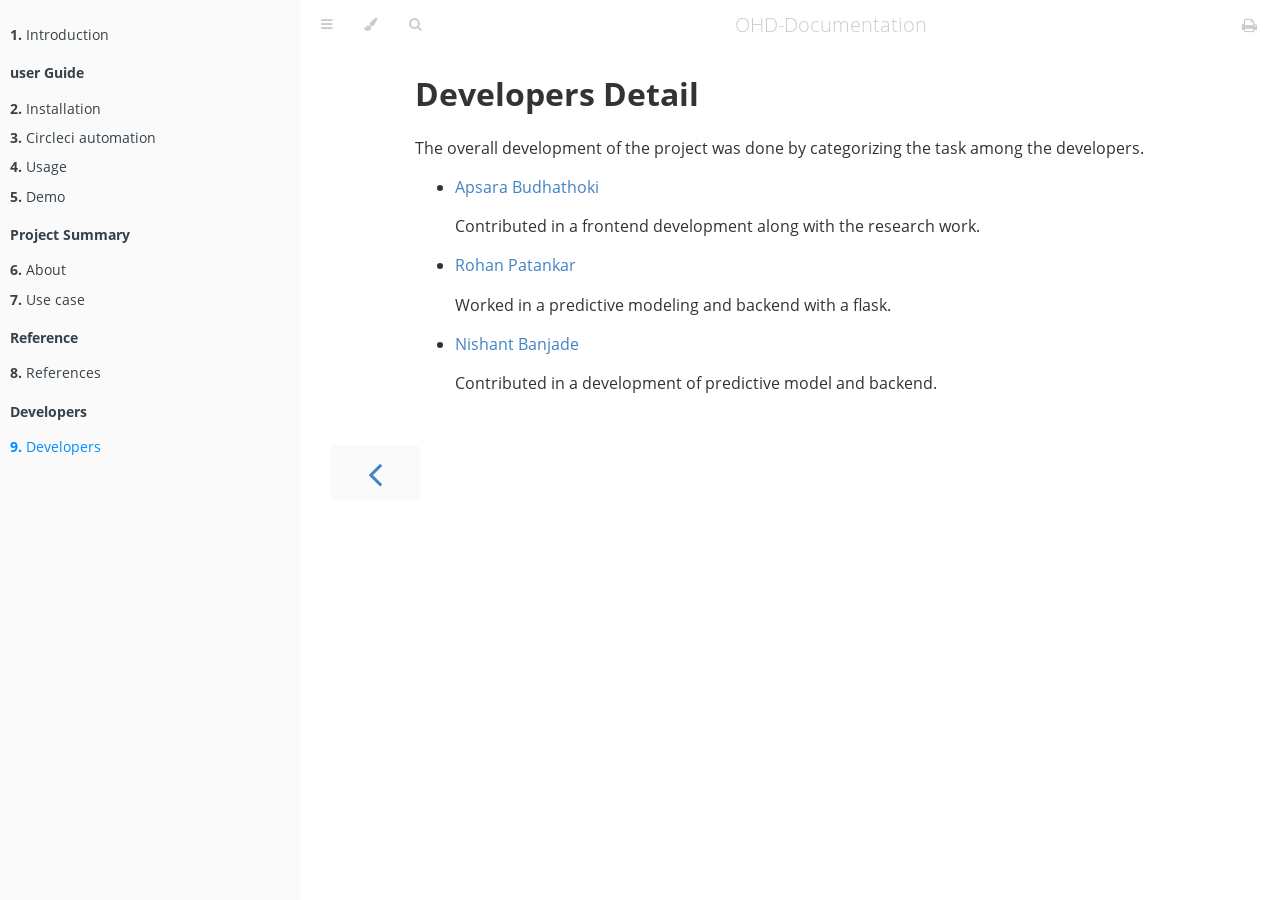
<file: misc/developers.html>
<!DOCTYPE HTML>
<html lang="en" class="sidebar-visible no-js light">
    <head>
        <!-- Book generated using mdBook -->
        <meta charset="UTF-8">
        <title>Developers - OHD-Documentation</title>
        
        


        <!-- Custom HTML head -->
        


        <meta content="text/html; charset=utf-8" http-equiv="Content-Type">
        <meta name="description" content="">
        <meta name="viewport" content="width=device-width, initial-scale=1">
        <meta name="theme-color" content="#ffffff" />

        
        <link rel="icon" href="../favicon.svg">
        
        
        <link rel="shortcut icon" href="../favicon.png">
        
        <link rel="stylesheet" href="../css/variables.css">
        <link rel="stylesheet" href="../css/general.css">
        <link rel="stylesheet" href="../css/chrome.css">
        
        <link rel="stylesheet" href="../css/print.css" media="print">
        

        <!-- Fonts -->
        <link rel="stylesheet" href="../FontAwesome/css/font-awesome.css">
        
        <link rel="stylesheet" href="../fonts/fonts.css">
        

        <!-- Highlight.js Stylesheets -->
        <link rel="stylesheet" href="../highlight.css">
        <link rel="stylesheet" href="../tomorrow-night.css">
        <link rel="stylesheet" href="../ayu-highlight.css">

        <!-- Custom theme stylesheets -->
        

        
    </head>
    <body>
        <!-- Provide site root to javascript -->
        <script type="text/javascript">
            var path_to_root = "../";
            var default_theme = window.matchMedia("(prefers-color-scheme: dark)").matches ? "navy" : "light";
        </script>

        <!-- Work around some values being stored in localStorage wrapped in quotes -->
        <script type="text/javascript">
            try {
                var theme = localStorage.getItem('mdbook-theme');
                var sidebar = localStorage.getItem('mdbook-sidebar');

                if (theme.startsWith('"') && theme.endsWith('"')) {
                    localStorage.setItem('mdbook-theme', theme.slice(1, theme.length - 1));
                }

                if (sidebar.startsWith('"') && sidebar.endsWith('"')) {
                    localStorage.setItem('mdbook-sidebar', sidebar.slice(1, sidebar.length - 1));
                }
            } catch (e) { }
        </script>

        <!-- Set the theme before any content is loaded, prevents flash -->
        <script type="text/javascript">
            var theme;
            try { theme = localStorage.getItem('mdbook-theme'); } catch(e) { }
            if (theme === null || theme === undefined) { theme = default_theme; }
            var html = document.querySelector('html');
            html.classList.remove('no-js')
            html.classList.remove('light')
            html.classList.add(theme);
            html.classList.add('js');
        </script>

        <!-- Hide / unhide sidebar before it is displayed -->
        <script type="text/javascript">
            var html = document.querySelector('html');
            var sidebar = 'hidden';
            if (document.body.clientWidth >= 1080) {
                try { sidebar = localStorage.getItem('mdbook-sidebar'); } catch(e) { }
                sidebar = sidebar || 'visible';
            }
            html.classList.remove('sidebar-visible');
            html.classList.add("sidebar-" + sidebar);
        </script>

        <nav id="sidebar" class="sidebar" aria-label="Table of contents">
            <div class="sidebar-scrollbox">
                <ol class="chapter"><li class="chapter-item expanded "><a href="../index.html"><strong aria-hidden="true">1.</strong> Introduction</a></li><li class="chapter-item expanded affix "><li class="part-title">user Guide</li><li class="chapter-item expanded "><a href="../guide/installation.html"><strong aria-hidden="true">2.</strong> Installation</a></li><li class="chapter-item expanded "><a href="../guide/Circleci.html"><strong aria-hidden="true">3.</strong> Circleci automation</a></li><li class="chapter-item expanded "><a href="../guide/usage.html"><strong aria-hidden="true">4.</strong> Usage</a></li><li class="chapter-item expanded "><a href="../guide/demo.html"><strong aria-hidden="true">5.</strong> Demo</a></li><li class="chapter-item expanded affix "><li class="part-title">Project Summary</li><li class="chapter-item expanded "><a href="../guide/about.html"><strong aria-hidden="true">6.</strong> About</a></li><li class="chapter-item expanded "><a href="../guide/use_case.html"><strong aria-hidden="true">7.</strong> Use case</a></li><li class="chapter-item expanded affix "><li class="part-title">Reference</li><li class="chapter-item expanded "><a href="../misc/references.html"><strong aria-hidden="true">8.</strong> References</a></li><li class="chapter-item expanded affix "><li class="part-title">Developers</li><li class="chapter-item expanded "><a href="../misc/developers.html" class="active"><strong aria-hidden="true">9.</strong> Developers</a></li></ol>
            </div>
            <div id="sidebar-resize-handle" class="sidebar-resize-handle"></div>
        </nav>

        <div id="page-wrapper" class="page-wrapper">

            <div class="page">
                
                <div id="menu-bar-hover-placeholder"></div>
                <div id="menu-bar" class="menu-bar sticky bordered">
                    <div class="left-buttons">
                        <button id="sidebar-toggle" class="icon-button" type="button" title="Toggle Table of Contents" aria-label="Toggle Table of Contents" aria-controls="sidebar">
                            <i class="fa fa-bars"></i>
                        </button>
                        <button id="theme-toggle" class="icon-button" type="button" title="Change theme" aria-label="Change theme" aria-haspopup="true" aria-expanded="false" aria-controls="theme-list">
                            <i class="fa fa-paint-brush"></i>
                        </button>
                        <ul id="theme-list" class="theme-popup" aria-label="Themes" role="menu">
                            <li role="none"><button role="menuitem" class="theme" id="light">Light (default)</button></li>
                            <li role="none"><button role="menuitem" class="theme" id="rust">Rust</button></li>
                            <li role="none"><button role="menuitem" class="theme" id="coal">Coal</button></li>
                            <li role="none"><button role="menuitem" class="theme" id="navy">Navy</button></li>
                            <li role="none"><button role="menuitem" class="theme" id="ayu">Ayu</button></li>
                        </ul>
                        
                        <button id="search-toggle" class="icon-button" type="button" title="Search. (Shortkey: s)" aria-label="Toggle Searchbar" aria-expanded="false" aria-keyshortcuts="S" aria-controls="searchbar">
                            <i class="fa fa-search"></i>
                        </button>
                        
                    </div>

                    <h1 class="menu-title">OHD-Documentation</h1>

                    <div class="right-buttons">
                        
                        <a href="../print.html" title="Print this book" aria-label="Print this book">
                            <i id="print-button" class="fa fa-print"></i>
                        </a>
                        
                        
                    </div>
                </div>

                
                <div id="search-wrapper" class="hidden">
                    <form id="searchbar-outer" class="searchbar-outer">
                        <input type="search" name="search" id="searchbar" name="searchbar" placeholder="Search this book ..." aria-controls="searchresults-outer" aria-describedby="searchresults-header">
                    </form>
                    <div id="searchresults-outer" class="searchresults-outer hidden">
                        <div id="searchresults-header" class="searchresults-header"></div>
                        <ul id="searchresults">
                        </ul>
                    </div>
                </div>
                

                <!-- Apply ARIA attributes after the sidebar and the sidebar toggle button are added to the DOM -->
                <script type="text/javascript">
                    document.getElementById('sidebar-toggle').setAttribute('aria-expanded', sidebar === 'visible');
                    document.getElementById('sidebar').setAttribute('aria-hidden', sidebar !== 'visible');
                    Array.from(document.querySelectorAll('#sidebar a')).forEach(function(link) {
                        link.setAttribute('tabIndex', sidebar === 'visible' ? 0 : -1);
                    });
                </script>

                <div id="content" class="content">
                    <main>
                        <h1><a class="header" href="#developers-detail" id="developers-detail">Developers Detail</a></h1>
<p>The overall development of the project was done by categorizing the task among the developers.
</p>
<ul>
<li>
<p><a href="https://github.com/ApsaraBudhathoki">Apsara Budhathoki</a></p>
<p>Contributed in a frontend development along with the research work.</p>
</li>
<li>
<p><a href="https://github.com/rohanpatankar926">Rohan Patankar</a></p>
<p> Worked in a predictive modeling and backend with a flask.</p>
</li>
<li>
<p><a href="https://github.com/Nix-code">Nishant Banjade</a></p>
<p>Contributed in a development of predictive model and backend.</p>
</li>
</ul>

                    </main>

                    <nav class="nav-wrapper" aria-label="Page navigation">
                        <!-- Mobile navigation buttons -->
                        
                            <a rel="prev" href="../misc/references.html" class="mobile-nav-chapters previous" title="Previous chapter" aria-label="Previous chapter" aria-keyshortcuts="Left">
                                <i class="fa fa-angle-left"></i>
                            </a>
                        

                        

                        <div style="clear: both"></div>
                    </nav>
                </div>
            </div>

            <nav class="nav-wide-wrapper" aria-label="Page navigation">
                
                    <a rel="prev" href="../misc/references.html" class="nav-chapters previous" title="Previous chapter" aria-label="Previous chapter" aria-keyshortcuts="Left">
                        <i class="fa fa-angle-left"></i>
                    </a>
                

                
            </nav>

        </div>

        

        

        

        
        <script type="text/javascript">
            window.playground_copyable = true;
        </script>
        

        

        
        <script src="../elasticlunr.min.js" type="text/javascript" charset="utf-8"></script>
        <script src="../mark.min.js" type="text/javascript" charset="utf-8"></script>
        <script src="../searcher.js" type="text/javascript" charset="utf-8"></script>
        

        <script src="../clipboard.min.js" type="text/javascript" charset="utf-8"></script>
        <script src="../highlight.js" type="text/javascript" charset="utf-8"></script>
        <script src="../book.js" type="text/javascript" charset="utf-8"></script>

        <!-- Custom JS scripts -->
        

        

    </body>
</html>
</file>
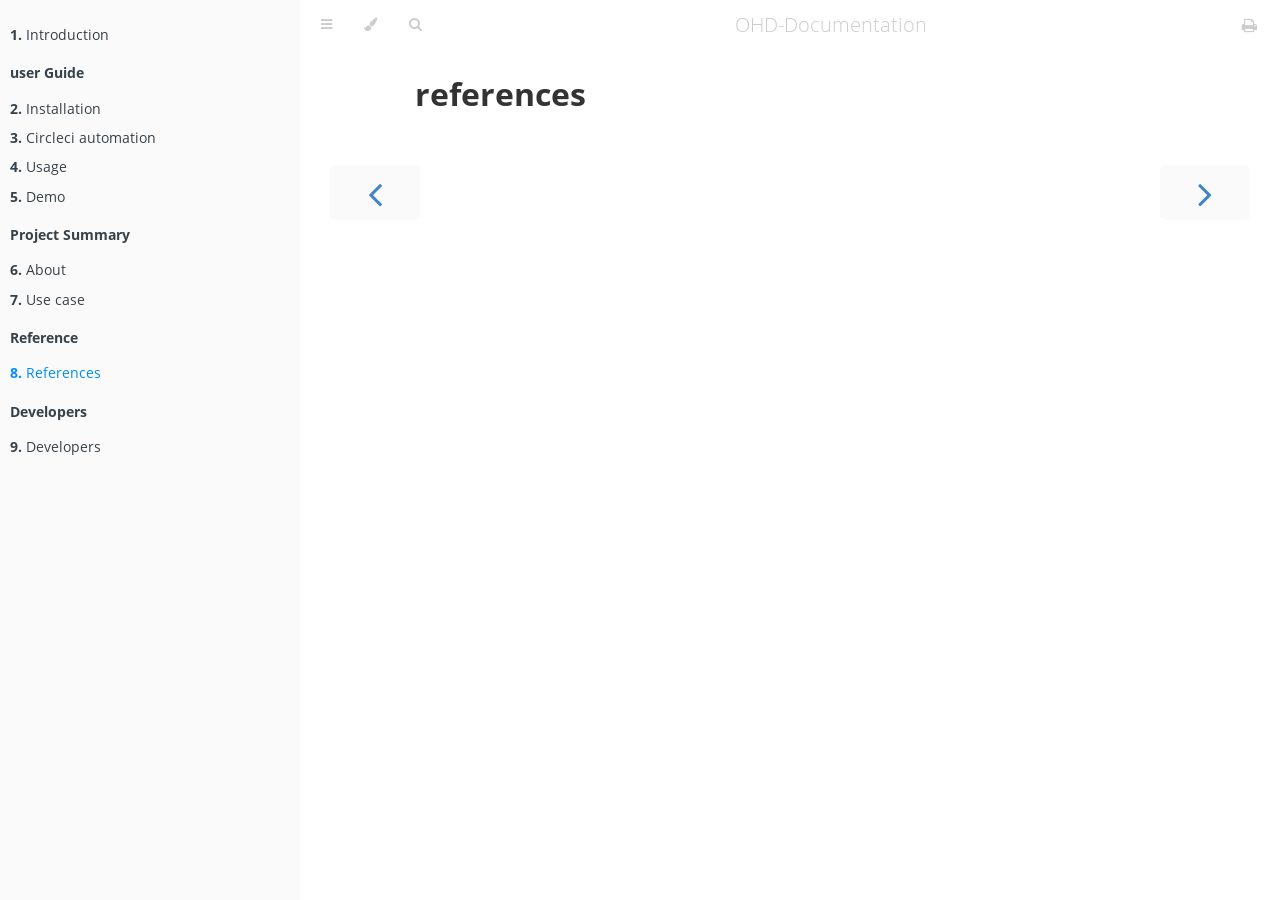
<file: misc/references.html>
<!DOCTYPE HTML>
<html lang="en" class="sidebar-visible no-js light">
    <head>
        <!-- Book generated using mdBook -->
        <meta charset="UTF-8">
        <title>References - OHD-Documentation</title>
        
        


        <!-- Custom HTML head -->
        


        <meta content="text/html; charset=utf-8" http-equiv="Content-Type">
        <meta name="description" content="">
        <meta name="viewport" content="width=device-width, initial-scale=1">
        <meta name="theme-color" content="#ffffff" />

        
        <link rel="icon" href="../favicon.svg">
        
        
        <link rel="shortcut icon" href="../favicon.png">
        
        <link rel="stylesheet" href="../css/variables.css">
        <link rel="stylesheet" href="../css/general.css">
        <link rel="stylesheet" href="../css/chrome.css">
        
        <link rel="stylesheet" href="../css/print.css" media="print">
        

        <!-- Fonts -->
        <link rel="stylesheet" href="../FontAwesome/css/font-awesome.css">
        
        <link rel="stylesheet" href="../fonts/fonts.css">
        

        <!-- Highlight.js Stylesheets -->
        <link rel="stylesheet" href="../highlight.css">
        <link rel="stylesheet" href="../tomorrow-night.css">
        <link rel="stylesheet" href="../ayu-highlight.css">

        <!-- Custom theme stylesheets -->
        

        
    </head>
    <body>
        <!-- Provide site root to javascript -->
        <script type="text/javascript">
            var path_to_root = "../";
            var default_theme = window.matchMedia("(prefers-color-scheme: dark)").matches ? "navy" : "light";
        </script>

        <!-- Work around some values being stored in localStorage wrapped in quotes -->
        <script type="text/javascript">
            try {
                var theme = localStorage.getItem('mdbook-theme');
                var sidebar = localStorage.getItem('mdbook-sidebar');

                if (theme.startsWith('"') && theme.endsWith('"')) {
                    localStorage.setItem('mdbook-theme', theme.slice(1, theme.length - 1));
                }

                if (sidebar.startsWith('"') && sidebar.endsWith('"')) {
                    localStorage.setItem('mdbook-sidebar', sidebar.slice(1, sidebar.length - 1));
                }
            } catch (e) { }
        </script>

        <!-- Set the theme before any content is loaded, prevents flash -->
        <script type="text/javascript">
            var theme;
            try { theme = localStorage.getItem('mdbook-theme'); } catch(e) { }
            if (theme === null || theme === undefined) { theme = default_theme; }
            var html = document.querySelector('html');
            html.classList.remove('no-js')
            html.classList.remove('light')
            html.classList.add(theme);
            html.classList.add('js');
        </script>

        <!-- Hide / unhide sidebar before it is displayed -->
        <script type="text/javascript">
            var html = document.querySelector('html');
            var sidebar = 'hidden';
            if (document.body.clientWidth >= 1080) {
                try { sidebar = localStorage.getItem('mdbook-sidebar'); } catch(e) { }
                sidebar = sidebar || 'visible';
            }
            html.classList.remove('sidebar-visible');
            html.classList.add("sidebar-" + sidebar);
        </script>

        <nav id="sidebar" class="sidebar" aria-label="Table of contents">
            <div class="sidebar-scrollbox">
                <ol class="chapter"><li class="chapter-item expanded "><a href="../index.html"><strong aria-hidden="true">1.</strong> Introduction</a></li><li class="chapter-item expanded affix "><li class="part-title">user Guide</li><li class="chapter-item expanded "><a href="../guide/installation.html"><strong aria-hidden="true">2.</strong> Installation</a></li><li class="chapter-item expanded "><a href="../guide/Circleci.html"><strong aria-hidden="true">3.</strong> Circleci automation</a></li><li class="chapter-item expanded "><a href="../guide/usage.html"><strong aria-hidden="true">4.</strong> Usage</a></li><li class="chapter-item expanded "><a href="../guide/demo.html"><strong aria-hidden="true">5.</strong> Demo</a></li><li class="chapter-item expanded affix "><li class="part-title">Project Summary</li><li class="chapter-item expanded "><a href="../guide/about.html"><strong aria-hidden="true">6.</strong> About</a></li><li class="chapter-item expanded "><a href="../guide/use_case.html"><strong aria-hidden="true">7.</strong> Use case</a></li><li class="chapter-item expanded affix "><li class="part-title">Reference</li><li class="chapter-item expanded "><a href="../misc/references.html" class="active"><strong aria-hidden="true">8.</strong> References</a></li><li class="chapter-item expanded affix "><li class="part-title">Developers</li><li class="chapter-item expanded "><a href="../misc/developers.html"><strong aria-hidden="true">9.</strong> Developers</a></li></ol>
            </div>
            <div id="sidebar-resize-handle" class="sidebar-resize-handle"></div>
        </nav>

        <div id="page-wrapper" class="page-wrapper">

            <div class="page">
                
                <div id="menu-bar-hover-placeholder"></div>
                <div id="menu-bar" class="menu-bar sticky bordered">
                    <div class="left-buttons">
                        <button id="sidebar-toggle" class="icon-button" type="button" title="Toggle Table of Contents" aria-label="Toggle Table of Contents" aria-controls="sidebar">
                            <i class="fa fa-bars"></i>
                        </button>
                        <button id="theme-toggle" class="icon-button" type="button" title="Change theme" aria-label="Change theme" aria-haspopup="true" aria-expanded="false" aria-controls="theme-list">
                            <i class="fa fa-paint-brush"></i>
                        </button>
                        <ul id="theme-list" class="theme-popup" aria-label="Themes" role="menu">
                            <li role="none"><button role="menuitem" class="theme" id="light">Light (default)</button></li>
                            <li role="none"><button role="menuitem" class="theme" id="rust">Rust</button></li>
                            <li role="none"><button role="menuitem" class="theme" id="coal">Coal</button></li>
                            <li role="none"><button role="menuitem" class="theme" id="navy">Navy</button></li>
                            <li role="none"><button role="menuitem" class="theme" id="ayu">Ayu</button></li>
                        </ul>
                        
                        <button id="search-toggle" class="icon-button" type="button" title="Search. (Shortkey: s)" aria-label="Toggle Searchbar" aria-expanded="false" aria-keyshortcuts="S" aria-controls="searchbar">
                            <i class="fa fa-search"></i>
                        </button>
                        
                    </div>

                    <h1 class="menu-title">OHD-Documentation</h1>

                    <div class="right-buttons">
                        
                        <a href="../print.html" title="Print this book" aria-label="Print this book">
                            <i id="print-button" class="fa fa-print"></i>
                        </a>
                        
                        
                    </div>
                </div>

                
                <div id="search-wrapper" class="hidden">
                    <form id="searchbar-outer" class="searchbar-outer">
                        <input type="search" name="search" id="searchbar" name="searchbar" placeholder="Search this book ..." aria-controls="searchresults-outer" aria-describedby="searchresults-header">
                    </form>
                    <div id="searchresults-outer" class="searchresults-outer hidden">
                        <div id="searchresults-header" class="searchresults-header"></div>
                        <ul id="searchresults">
                        </ul>
                    </div>
                </div>
                

                <!-- Apply ARIA attributes after the sidebar and the sidebar toggle button are added to the DOM -->
                <script type="text/javascript">
                    document.getElementById('sidebar-toggle').setAttribute('aria-expanded', sidebar === 'visible');
                    document.getElementById('sidebar').setAttribute('aria-hidden', sidebar !== 'visible');
                    Array.from(document.querySelectorAll('#sidebar a')).forEach(function(link) {
                        link.setAttribute('tabIndex', sidebar === 'visible' ? 0 : -1);
                    });
                </script>

                <div id="content" class="content">
                    <main>
                        <h1><a class="header" href="#references" id="references">references</a></h1>

                    </main>

                    <nav class="nav-wrapper" aria-label="Page navigation">
                        <!-- Mobile navigation buttons -->
                        
                            <a rel="prev" href="../guide/use_case.html" class="mobile-nav-chapters previous" title="Previous chapter" aria-label="Previous chapter" aria-keyshortcuts="Left">
                                <i class="fa fa-angle-left"></i>
                            </a>
                        

                        
                            <a rel="next" href="../misc/developers.html" class="mobile-nav-chapters next" title="Next chapter" aria-label="Next chapter" aria-keyshortcuts="Right">
                                <i class="fa fa-angle-right"></i>
                            </a>
                        

                        <div style="clear: both"></div>
                    </nav>
                </div>
            </div>

            <nav class="nav-wide-wrapper" aria-label="Page navigation">
                
                    <a rel="prev" href="../guide/use_case.html" class="nav-chapters previous" title="Previous chapter" aria-label="Previous chapter" aria-keyshortcuts="Left">
                        <i class="fa fa-angle-left"></i>
                    </a>
                

                
                    <a rel="next" href="../misc/developers.html" class="nav-chapters next" title="Next chapter" aria-label="Next chapter" aria-keyshortcuts="Right">
                        <i class="fa fa-angle-right"></i>
                    </a>
                
            </nav>

        </div>

        

        

        

        
        <script type="text/javascript">
            window.playground_copyable = true;
        </script>
        

        

        
        <script src="../elasticlunr.min.js" type="text/javascript" charset="utf-8"></script>
        <script src="../mark.min.js" type="text/javascript" charset="utf-8"></script>
        <script src="../searcher.js" type="text/javascript" charset="utf-8"></script>
        

        <script src="../clipboard.min.js" type="text/javascript" charset="utf-8"></script>
        <script src="../highlight.js" type="text/javascript" charset="utf-8"></script>
        <script src="../book.js" type="text/javascript" charset="utf-8"></script>

        <!-- Custom JS scripts -->
        

        

    </body>
</html>
</file>
<file: css/variables.css>
/* Globals */

:root {
    --sidebar-width: 300px;
    --page-padding: 15px;
    --content-max-width: 750px;
    --menu-bar-height: 50px;
}

/* Themes */

.ayu {
    --bg: hsl(210, 25%, 8%);
    --fg: #c5c5c5;

    --sidebar-bg: #14191f;
    --sidebar-fg: #c8c9db;
    --sidebar-non-existant: #5c6773;
    --sidebar-active: #ffb454;
    --sidebar-spacer: #2d334f;

    --scrollbar: var(--sidebar-fg);

    --icons: #737480;
    --icons-hover: #b7b9cc;

    --links: #0096cf;

    --inline-code-color: #ffb454;

    --theme-popup-bg: #14191f;
    --theme-popup-border: #5c6773;
    --theme-hover: #191f26;

    --quote-bg: hsl(226, 15%, 17%);
    --quote-border: hsl(226, 15%, 22%);

    --table-border-color: hsl(210, 25%, 13%);
    --table-header-bg: hsl(210, 25%, 28%);
    --table-alternate-bg: hsl(210, 25%, 11%);

    --searchbar-border-color: #848484;
    --searchbar-bg: #424242;
    --searchbar-fg: #fff;
    --searchbar-shadow-color: #d4c89f;
    --searchresults-header-fg: #666;
    --searchresults-border-color: #888;
    --searchresults-li-bg: #252932;
    --search-mark-bg: #e3b171;
}

.coal {
    --bg: hsl(200, 7%, 8%);
    --fg: #98a3ad;

    --sidebar-bg: #292c2f;
    --sidebar-fg: #a1adb8;
    --sidebar-non-existant: #505254;
    --sidebar-active: #3473ad;
    --sidebar-spacer: #393939;

    --scrollbar: var(--sidebar-fg);

    --icons: #43484d;
    --icons-hover: #b3c0cc;

    --links: #2b79a2;

    --inline-code-color: #c5c8c6;;

    --theme-popup-bg: #141617;
    --theme-popup-border: #43484d;
    --theme-hover: #1f2124;

    --quote-bg: hsl(234, 21%, 18%);
    --quote-border: hsl(234, 21%, 23%);

    --table-border-color: hsl(200, 7%, 13%);
    --table-header-bg: hsl(200, 7%, 28%);
    --table-alternate-bg: hsl(200, 7%, 11%);

    --searchbar-border-color: #aaa;
    --searchbar-bg: #b7b7b7;
    --searchbar-fg: #000;
    --searchbar-shadow-color: #aaa;
    --searchresults-header-fg: #666;
    --searchresults-border-color: #98a3ad;
    --searchresults-li-bg: #2b2b2f;
    --search-mark-bg: #355c7d;
}

.light {
    --bg: hsl(0, 0%, 100%);
    --fg: #333333;

    --sidebar-bg: #fafafa;
    --sidebar-fg: #364149;
    --sidebar-non-existant: #aaaaaa;
    --sidebar-active: #008cff;
    --sidebar-spacer: #f4f4f4;

    --scrollbar: #cccccc;

    --icons: #cccccc;
    --icons-hover: #333333;

    --links: #4183c4;

    --inline-code-color: #6e6b5e;

    --theme-popup-bg: #fafafa;
    --theme-popup-border: #cccccc;
    --theme-hover: #e6e6e6;

    --quote-bg: hsl(197, 37%, 96%);
    --quote-border: hsl(197, 37%, 91%);

    --table-border-color: hsl(0, 0%, 95%);
    --table-header-bg: hsl(0, 0%, 80%);
    --table-alternate-bg: hsl(0, 0%, 97%);

    --searchbar-border-color: #aaa;
    --searchbar-bg: #fafafa;
    --searchbar-fg: #000;
    --searchbar-shadow-color: #aaa;
    --searchresults-header-fg: #666;
    --searchresults-border-color: #888;
    --searchresults-li-bg: #e4f2fe;
    --search-mark-bg: #a2cff5;
}

.navy {
    --bg: hsl(226, 23%, 11%);
    --fg: #bcbdd0;

    --sidebar-bg: #282d3f;
    --sidebar-fg: #c8c9db;
    --sidebar-non-existant: #505274;
    --sidebar-active: #2b79a2;
    --sidebar-spacer: #2d334f;

    --scrollbar: var(--sidebar-fg);

    --icons: #737480;
    --icons-hover: #b7b9cc;

    --links: #2b79a2;

    --inline-code-color: #c5c8c6;;

    --theme-popup-bg: #161923;
    --theme-popup-border: #737480;
    --theme-hover: #282e40;

    --quote-bg: hsl(226, 15%, 17%);
    --quote-border: hsl(226, 15%, 22%);

    --table-border-color: hsl(226, 23%, 16%);
    --table-header-bg: hsl(226, 23%, 31%);
    --table-alternate-bg: hsl(226, 23%, 14%);

    --searchbar-border-color: #aaa;
    --searchbar-bg: #aeaec6;
    --searchbar-fg: #000;
    --searchbar-shadow-color: #aaa;
    --searchresults-header-fg: #5f5f71;
    --searchresults-border-color: #5c5c68;
    --searchresults-li-bg: #242430;
    --search-mark-bg: #a2cff5;
}

.rust {
    --bg: hsl(60, 9%, 87%);
    --fg: #262625;

    --sidebar-bg: #3b2e2a;
    --sidebar-fg: #c8c9db;
    --sidebar-non-existant: #505254;
    --sidebar-active: #e69f67;
    --sidebar-spacer: #45373a;

    --scrollbar: var(--sidebar-fg);

    --icons: #737480;
    --icons-hover: #262625;

    --links: #2b79a2;

    --inline-code-color: #6e6b5e;

    --theme-popup-bg: #e1e1db;
    --theme-popup-border: #b38f6b;
    --theme-hover: #99908a;

    --quote-bg: hsl(60, 5%, 75%);
    --quote-border: hsl(60, 5%, 70%);

    --table-border-color: hsl(60, 9%, 82%);
    --table-header-bg: #b3a497;
    --table-alternate-bg: hsl(60, 9%, 84%);

    --searchbar-border-color: #aaa;
    --searchbar-bg: #fafafa;
    --searchbar-fg: #000;
    --searchbar-shadow-color: #aaa;
    --searchresults-header-fg: #666;
    --searchresults-border-color: #888;
    --searchresults-li-bg: #dec2a2;
    --search-mark-bg: #e69f67;
}

@media (prefers-color-scheme: dark) {
    .light.no-js {
        --bg: hsl(200, 7%, 8%);
        --fg: #98a3ad;

        --sidebar-bg: #292c2f;
        --sidebar-fg: #a1adb8;
        --sidebar-non-existant: #505254;
        --sidebar-active: #3473ad;
        --sidebar-spacer: #393939;

        --scrollbar: var(--sidebar-fg);

        --icons: #43484d;
        --icons-hover: #b3c0cc;

        --links: #2b79a2;

        --inline-code-color: #c5c8c6;;

        --theme-popup-bg: #141617;
        --theme-popup-border: #43484d;
        --theme-hover: #1f2124;

        --quote-bg: hsl(234, 21%, 18%);
        --quote-border: hsl(234, 21%, 23%);

        --table-border-color: hsl(200, 7%, 13%);
        --table-header-bg: hsl(200, 7%, 28%);
        --table-alternate-bg: hsl(200, 7%, 11%);

        --searchbar-border-color: #aaa;
        --searchbar-bg: #b7b7b7;
        --searchbar-fg: #000;
        --searchbar-shadow-color: #aaa;
        --searchresults-header-fg: #666;
        --searchresults-border-color: #98a3ad;
        --searchresults-li-bg: #2b2b2f;
        --search-mark-bg: #355c7d;
    }
}
</file>
<file: css/general.css>
/* Base styles and content styles */

@import 'variables.css';

:root {
    /* Browser default font-size is 16px, this way 1 rem = 10px */
    font-size: 62.5%;
}

html {
    font-family: "Open Sans", sans-serif;
    color: var(--fg);
    background-color: var(--bg);
    text-size-adjust: none;
}

body {
    margin: 0;
    font-size: 1.6rem;
    overflow-x: hidden;
}

code {
    font-family: "Source Code Pro", Consolas, "Ubuntu Mono", Menlo, "DejaVu Sans Mono", monospace, monospace !important;
    font-size: 0.875em; /* please adjust the ace font size accordingly in editor.js */
}

/* Don't change font size in headers. */
h1 code, h2 code, h3 code, h4 code, h5 code, h6 code {
    font-size: unset;
}

.left { float: left; }
.right { float: right; }
.boring { opacity: 0.6; }
.hide-boring .boring { display: none; }
.hidden { display: none !important; }

h2, h3 { margin-top: 2.5em; }
h4, h5 { margin-top: 2em; }

.header + .header h3,
.header + .header h4,
.header + .header h5 {
    margin-top: 1em;
}

h1 a.header:target::before,
h2 a.header:target::before,
h3 a.header:target::before,
h4 a.header:target::before {
    display: inline-block;
    content: "»";
    margin-left: -30px;
    width: 30px;
}

h1 a.header:target,
h2 a.header:target,
h3 a.header:target,
h4 a.header:target {
    scroll-margin-top: calc(var(--menu-bar-height) + 0.5em);
}

.page {
    outline: 0;
    padding: 0 var(--page-padding);
    margin-top: calc(0px - var(--menu-bar-height)); /* Compensate for the #menu-bar-hover-placeholder */
}
.page-wrapper {
    box-sizing: border-box;
}
.js:not(.sidebar-resizing) .page-wrapper {
    transition: margin-left 0.3s ease, transform 0.3s ease; /* Animation: slide away */
}

.content {
    overflow-y: auto;
    padding: 0 15px;
    padding-bottom: 50px;
}
.content main {
    margin-left: auto;
    margin-right: auto;
    max-width: var(--content-max-width);
}
.content p { line-height: 1.45em; }
.content ol { line-height: 1.45em; }
.content ul { line-height: 1.45em; }
.content a { text-decoration: none; }
.content a:hover { text-decoration: underline; }
.content img { max-width: 100%; }
.content .header:link,
.content .header:visited {
    color: var(--fg);
}
.content .header:link,
.content .header:visited:hover {
    text-decoration: none;
}

table {
    margin: 0 auto;
    border-collapse: collapse;
}
table td {
    padding: 3px 20px;
    border: 1px var(--table-border-color) solid;
}
table thead {
    background: var(--table-header-bg);
}
table thead td {
    font-weight: 700;
    border: none;
}
table thead th {
    padding: 3px 20px;
}
table thead tr {
    border: 1px var(--table-header-bg) solid;
}
/* Alternate background colors for rows */
table tbody tr:nth-child(2n) {
    background: var(--table-alternate-bg);
}


blockquote {
    margin: 20px 0;
    padding: 0 20px;
    color: var(--fg);
    background-color: var(--quote-bg);
    border-top: .1em solid var(--quote-border);
    border-bottom: .1em solid var(--quote-border);
}


:not(.footnote-definition) + .footnote-definition,
.footnote-definition + :not(.footnote-definition) {
    margin-top: 2em;
}
.footnote-definition {
    font-size: 0.9em;
    margin: 0.5em 0;
}
.footnote-definition p {
    display: inline;
}

.tooltiptext {
    position: absolute;
    visibility: hidden;
    color: #fff;
    background-color: #333;
    transform: translateX(-50%); /* Center by moving tooltip 50% of its width left */
    left: -8px; /* Half of the width of the icon */
    top: -35px;
    font-size: 0.8em;
    text-align: center;
    border-radius: 6px;
    padding: 5px 8px;
    margin: 5px;
    z-index: 1000;
}
.tooltipped .tooltiptext {
    visibility: visible;
}

.chapter li.part-title {
    color: var(--sidebar-fg);
    margin: 5px 0px;
    font-weight: bold;
}
</file>
<file: css/chrome.css>
/* CSS for UI elements (a.k.a. chrome) */

@import 'variables.css';

::-webkit-scrollbar {
    background: var(--bg);
}
::-webkit-scrollbar-thumb {
    background: var(--scrollbar);
}
html {
    scrollbar-color: var(--scrollbar) var(--bg);
}
#searchresults a,
.content a:link,
a:visited,
a > .hljs {
    color: var(--links);
}

/* Menu Bar */

#menu-bar,
#menu-bar-hover-placeholder {
    z-index: 101;
    margin: auto calc(0px - var(--page-padding));
}
#menu-bar {
    position: relative;
    display: flex;
    flex-wrap: wrap;
    background-color: var(--bg);
    border-bottom-color: var(--bg);
    border-bottom-width: 1px;
    border-bottom-style: solid;
}
#menu-bar.sticky,
.js #menu-bar-hover-placeholder:hover + #menu-bar,
.js #menu-bar:hover,
.js.sidebar-visible #menu-bar {
    position: -webkit-sticky;
    position: sticky;
    top: 0 !important;
}
#menu-bar-hover-placeholder {
    position: sticky;
    position: -webkit-sticky;
    top: 0;
    height: var(--menu-bar-height);
}
#menu-bar.bordered {
    border-bottom-color: var(--table-border-color);
}
#menu-bar i, #menu-bar .icon-button {
    position: relative;
    padding: 0 8px;
    z-index: 10;
    line-height: var(--menu-bar-height);
    cursor: pointer;
    transition: color 0.5s;
}
@media only screen and (max-width: 420px) {
    #menu-bar i, #menu-bar .icon-button {
        padding: 0 5px;
    }
}

.icon-button {
    border: none;
    background: none;
    padding: 0;
    color: inherit;
}
.icon-button i {
    margin: 0;
}

.right-buttons {
    margin: 0 15px;
}
.right-buttons a {
    text-decoration: none;
}

.left-buttons {
    display: flex;
    margin: 0 5px;
}
.no-js .left-buttons {
    display: none;
}

.menu-title {
    display: inline-block;
    font-weight: 200;
    font-size: 2rem;
    line-height: var(--menu-bar-height);
    text-align: center;
    margin: 0;
    flex: 1;
    white-space: nowrap;
    overflow: hidden;
    text-overflow: ellipsis;
}
.js .menu-title {
    cursor: pointer;
}

.menu-bar,
.menu-bar:visited,
.nav-chapters,
.nav-chapters:visited,
.mobile-nav-chapters,
.mobile-nav-chapters:visited,
.menu-bar .icon-button,
.menu-bar a i {
    color: var(--icons);
}

.menu-bar i:hover,
.menu-bar .icon-button:hover,
.nav-chapters:hover,
.mobile-nav-chapters i:hover {
    color: var(--icons-hover);
}

/* Nav Icons */

.nav-chapters {
    font-size: 2.5em;
    text-align: center;
    text-decoration: none;

    position: fixed;
    top: 0;
    bottom: 0;
    margin: 0;
    max-width: 150px;
    min-width: 90px;

    display: flex;
    justify-content: center;
    align-content: center;
    flex-direction: column;

    transition: color 0.5s, background-color 0.5s;
}

.nav-chapters:hover {
    text-decoration: none;
    background-color: var(--theme-hover);
    transition: background-color 0.15s, color 0.15s;
}

.nav-wrapper {
    margin-top: 50px;
    display: none;
}

.mobile-nav-chapters {
    font-size: 2.5em;
    text-align: center;
    text-decoration: none;
    width: 90px;
    border-radius: 5px;
    background-color: var(--sidebar-bg);
}

.previous {
    float: left;
}

.next {
    float: right;
    right: var(--page-padding);
}

@media only screen and (max-width: 1080px) {
    .nav-wide-wrapper { display: none; }
    .nav-wrapper { display: block; }
}

@media only screen and (max-width: 1380px) {
    .sidebar-visible .nav-wide-wrapper { display: none; }
    .sidebar-visible .nav-wrapper { display: block; }
}

/* Inline code */

:not(pre) > .hljs {
    display: inline;
    padding: 0.1em 0.3em;
    border-radius: 3px;
}

:not(pre):not(a) > .hljs {
    color: var(--inline-code-color);
    overflow-x: initial;
}

a:hover > .hljs {
    text-decoration: underline;
}

pre {
    position: relative;
}
pre > .buttons {
    position: absolute;
    z-index: 100;
    right: 5px;
    top: 5px;

    color: var(--sidebar-fg);
    cursor: pointer;
}
pre > .buttons :hover {
    color: var(--sidebar-active);
}
pre > .buttons i {
    margin-left: 8px;
}
pre > .buttons button {
    color: inherit;
    background: transparent;
    border: none;
    cursor: inherit;
}
pre > .result {
    margin-top: 10px;
}

/* Search */

#searchresults a {
    text-decoration: none;
}

mark {
    border-radius: 2px;
    padding: 0 3px 1px 3px;
    margin: 0 -3px -1px -3px;
    background-color: var(--search-mark-bg);
    transition: background-color 300ms linear;
    cursor: pointer;
}

mark.fade-out {
    background-color: rgba(0,0,0,0) !important;
    cursor: auto;
}

.searchbar-outer {
    margin-left: auto;
    margin-right: auto;
    max-width: var(--content-max-width);
}

#searchbar {
    width: 100%;
    margin: 5px auto 0px auto;
    padding: 10px 16px;
    transition: box-shadow 300ms ease-in-out;
    border: 1px solid var(--searchbar-border-color);
    border-radius: 3px;
    background-color: var(--searchbar-bg);
    color: var(--searchbar-fg);
}
#searchbar:focus,
#searchbar.active {
    box-shadow: 0 0 3px var(--searchbar-shadow-color);
}

.searchresults-header {
    font-weight: bold;
    font-size: 1em;
    padding: 18px 0 0 5px;
    color: var(--searchresults-header-fg);
}

.searchresults-outer {
    margin-left: auto;
    margin-right: auto;
    max-width: var(--content-max-width);
    border-bottom: 1px dashed var(--searchresults-border-color);
}

ul#searchresults {
    list-style: none;
    padding-left: 20px;
}
ul#searchresults li {
    margin: 10px 0px;
    padding: 2px;
    border-radius: 2px;
}
ul#searchresults li.focus {
    background-color: var(--searchresults-li-bg);
}
ul#searchresults span.teaser {
    display: block;
    clear: both;
    margin: 5px 0 0 20px;
    font-size: 0.8em;
}
ul#searchresults span.teaser em {
    font-weight: bold;
    font-style: normal;
}

/* Sidebar */

.sidebar {
    position: fixed;
    left: 0;
    top: 0;
    bottom: 0;
    width: var(--sidebar-width);
    font-size: 0.875em;
    box-sizing: border-box;
    -webkit-overflow-scrolling: touch;
    overscroll-behavior-y: contain;
    background-color: var(--sidebar-bg);
    color: var(--sidebar-fg);
}
.sidebar-resizing {
    -moz-user-select: none;
    -webkit-user-select: none;
    -ms-user-select: none;
    user-select: none;
}
.js:not(.sidebar-resizing) .sidebar {
    transition: transform 0.3s; /* Animation: slide away */
}
.sidebar code {
    line-height: 2em;
}
.sidebar .sidebar-scrollbox {
    overflow-y: auto;
    position: absolute;
    top: 0;
    bottom: 0;
    left: 0;
    right: 0;
    padding: 10px 10px;
}
.sidebar .sidebar-resize-handle {
    position: absolute;
    cursor: col-resize;
    width: 0;
    right: 0;
    top: 0;
    bottom: 0;
}
.js .sidebar .sidebar-resize-handle {
    cursor: col-resize;
    width: 5px;
}
.sidebar-hidden .sidebar {
    transform: translateX(calc(0px - var(--sidebar-width)));
}
.sidebar::-webkit-scrollbar {
    background: var(--sidebar-bg);
}
.sidebar::-webkit-scrollbar-thumb {
    background: var(--scrollbar);
}

.sidebar-visible .page-wrapper {
    transform: translateX(var(--sidebar-width));
}
@media only screen and (min-width: 620px) {
    .sidebar-visible .page-wrapper {
        transform: none;
        margin-left: var(--sidebar-width);
    }
}

.chapter {
    list-style: none outside none;
    padding-left: 0;
    line-height: 2.2em;
}

.chapter ol {
    width: 100%;
}

.chapter li {
    display: flex;
    color: var(--sidebar-non-existant);
}
.chapter li a {
    display: block;
    padding: 0;
    text-decoration: none;
    color: var(--sidebar-fg);
}

.chapter li a:hover {
    color: var(--sidebar-active);
}

.chapter li a.active {
    color: var(--sidebar-active);
}

.chapter li > a.toggle {
    cursor: pointer;
    display: block;
    margin-left: auto;
    padding: 0 10px;
    user-select: none;
    opacity: 0.68;
}

.chapter li > a.toggle div {
    transition: transform 0.5s;
}

/* collapse the section */
.chapter li:not(.expanded) + li > ol {
    display: none;
}

.chapter li.chapter-item {
    line-height: 1.5em;
    margin-top: 0.6em;
}

.chapter li.expanded > a.toggle div {
    transform: rotate(90deg);
}

.spacer {
    width: 100%;
    height: 3px;
    margin: 5px 0px;
}
.chapter .spacer {
    background-color: var(--sidebar-spacer);
}

@media (-moz-touch-enabled: 1), (pointer: coarse) {
    .chapter li a { padding: 5px 0; }
    .spacer { margin: 10px 0; }
}

.section {
    list-style: none outside none;
    padding-left: 20px;
    line-height: 1.9em;
}

/* Theme Menu Popup */

.theme-popup {
    position: absolute;
    left: 10px;
    top: var(--menu-bar-height);
    z-index: 1000;
    border-radius: 4px;
    font-size: 0.7em;
    color: var(--fg);
    background: var(--theme-popup-bg);
    border: 1px solid var(--theme-popup-border);
    margin: 0;
    padding: 0;
    list-style: none;
    display: none;
}
.theme-popup .default {
    color: var(--icons);
}
.theme-popup .theme {
    width: 100%;
    border: 0;
    margin: 0;
    padding: 2px 10px;
    line-height: 25px;
    white-space: nowrap;
    text-align: left;
    cursor: pointer;
    color: inherit;
    background: inherit;
    font-size: inherit;
}
.theme-popup .theme:hover {
    background-color: var(--theme-hover);
}
.theme-popup .theme:hover:first-child,
.theme-popup .theme:hover:last-child {
    border-top-left-radius: inherit;
    border-top-right-radius: inherit;
}
</file>
<file: css/print.css>
#sidebar,
#menu-bar,
.nav-chapters,
.mobile-nav-chapters {
    display: none;
}

#page-wrapper.page-wrapper {
    transform: none;
    margin-left: 0px;
    overflow-y: initial;
}

#content {
    max-width: none;
    margin: 0;
    padding: 0;
}

.page {
    overflow-y: initial;
}

code {
    background-color: #666666;
    border-radius: 5px;

    /* Force background to be printed in Chrome */
    -webkit-print-color-adjust: exact;
}

pre > .buttons {
    z-index: 2;
}

a, a:visited, a:active, a:hover {
    color: #4183c4;
    text-decoration: none;
}

h1, h2, h3, h4, h5, h6 {
    page-break-inside: avoid;
    page-break-after: avoid;
}

pre, code {
    page-break-inside: avoid;
    white-space: pre-wrap;
}

.fa {
    display: none !important;
}
</file>
<file: fonts/fonts.css>
/* Open Sans is licensed under the Apache License, Version 2.0. See http://www.apache.org/licenses/LICENSE-2.0 */
/* Source Code Pro is under the Open Font License. See https://scripts.sil.org/cms/scripts/page.php?site_id=nrsi&id=OFL */

/* open-sans-300 - latin_vietnamese_latin-ext_greek-ext_greek_cyrillic-ext_cyrillic */
@font-face {
  font-family: 'Open Sans';
  font-style: normal;
  font-weight: 300;
  src: local('Open Sans Light'), local('OpenSans-Light'),
       url('open-sans-v17-all-charsets-300.woff2') format('woff2');
}

/* open-sans-300italic - latin_vietnamese_latin-ext_greek-ext_greek_cyrillic-ext_cyrillic */
@font-face {
  font-family: 'Open Sans';
  font-style: italic;
  font-weight: 300;
  src: local('Open Sans Light Italic'), local('OpenSans-LightItalic'),
       url('open-sans-v17-all-charsets-300italic.woff2') format('woff2');
}

/* open-sans-regular - latin_vietnamese_latin-ext_greek-ext_greek_cyrillic-ext_cyrillic */
@font-face {
  font-family: 'Open Sans';
  font-style: normal;
  font-weight: 400;
  src: local('Open Sans Regular'), local('OpenSans-Regular'),
       url('open-sans-v17-all-charsets-regular.woff2') format('woff2');
}

/* open-sans-italic - latin_vietnamese_latin-ext_greek-ext_greek_cyrillic-ext_cyrillic */
@font-face {
  font-family: 'Open Sans';
  font-style: italic;
  font-weight: 400;
  src: local('Open Sans Italic'), local('OpenSans-Italic'),
       url('open-sans-v17-all-charsets-italic.woff2') format('woff2');
}

/* open-sans-600 - latin_vietnamese_latin-ext_greek-ext_greek_cyrillic-ext_cyrillic */
@font-face {
  font-family: 'Open Sans';
  font-style: normal;
  font-weight: 600;
  src: local('Open Sans SemiBold'), local('OpenSans-SemiBold'),
       url('open-sans-v17-all-charsets-600.woff2') format('woff2');
}

/* open-sans-600italic - latin_vietnamese_latin-ext_greek-ext_greek_cyrillic-ext_cyrillic */
@font-face {
  font-family: 'Open Sans';
  font-style: italic;
  font-weight: 600;
  src: local('Open Sans SemiBold Italic'), local('OpenSans-SemiBoldItalic'),
       url('open-sans-v17-all-charsets-600italic.woff2') format('woff2');
}

/* open-sans-700 - latin_vietnamese_latin-ext_greek-ext_greek_cyrillic-ext_cyrillic */
@font-face {
  font-family: 'Open Sans';
  font-style: normal;
  font-weight: 700;
  src: local('Open Sans Bold'), local('OpenSans-Bold'),
       url('open-sans-v17-all-charsets-700.woff2') format('woff2');
}

/* open-sans-700italic - latin_vietnamese_latin-ext_greek-ext_greek_cyrillic-ext_cyrillic */
@font-face {
  font-family: 'Open Sans';
  font-style: italic;
  font-weight: 700;
  src: local('Open Sans Bold Italic'), local('OpenSans-BoldItalic'),
       url('open-sans-v17-all-charsets-700italic.woff2') format('woff2');
}

/* open-sans-800 - latin_vietnamese_latin-ext_greek-ext_greek_cyrillic-ext_cyrillic */
@font-face {
  font-family: 'Open Sans';
  font-style: normal;
  font-weight: 800;
  src: local('Open Sans ExtraBold'), local('OpenSans-ExtraBold'),
       url('open-sans-v17-all-charsets-800.woff2') format('woff2');
}

/* open-sans-800italic - latin_vietnamese_latin-ext_greek-ext_greek_cyrillic-ext_cyrillic */
@font-face {
  font-family: 'Open Sans';
  font-style: italic;
  font-weight: 800;
  src: local('Open Sans ExtraBold Italic'), local('OpenSans-ExtraBoldItalic'),
       url('open-sans-v17-all-charsets-800italic.woff2') format('woff2');
}

/* source-code-pro-500 - latin_vietnamese_latin-ext_greek_cyrillic-ext_cyrillic */
@font-face {
  font-family: 'Source Code Pro';
  font-style: normal;
  font-weight: 500;
  src: url('source-code-pro-v11-all-charsets-500.woff2') format('woff2');
}
</file>
<file: highlight.css>
/* Base16 Atelier Dune Light - Theme */
/* by Bram de Haan (http://atelierbram.github.io/syntax-highlighting/atelier-schemes/dune) */
/* Original Base16 color scheme by Chris Kempson (https://github.com/chriskempson/base16) */

/* Atelier-Dune Comment */
.hljs-comment,
.hljs-quote {
  color: #AAA;
}

/* Atelier-Dune Red */
.hljs-variable,
.hljs-template-variable,
.hljs-attribute,
.hljs-tag,
.hljs-name,
.hljs-regexp,
.hljs-link,
.hljs-name,
.hljs-selector-id,
.hljs-selector-class {
  color: #d73737;
}

/* Atelier-Dune Orange */
.hljs-number,
.hljs-meta,
.hljs-built_in,
.hljs-builtin-name,
.hljs-literal,
.hljs-type,
.hljs-params {
  color: #b65611;
}

/* Atelier-Dune Green */
.hljs-string,
.hljs-symbol,
.hljs-bullet {
  color: #60ac39;
}

/* Atelier-Dune Blue */
.hljs-title,
.hljs-section {
  color: #6684e1;
}

/* Atelier-Dune Purple */
.hljs-keyword,
.hljs-selector-tag {
  color: #b854d4;
}

.hljs {
  display: block;
  overflow-x: auto;
  background: #f1f1f1;
  color: #6e6b5e;
  padding: 0.5em;
}

.hljs-emphasis {
  font-style: italic;
}

.hljs-strong {
  font-weight: bold;
}

.hljs-addition {
  color: #22863a;
  background-color: #f0fff4;
}

.hljs-deletion {
  color: #b31d28;
  background-color: #ffeef0;
}
</file>
<file: tomorrow-night.css>
/* Tomorrow Night Theme */
/* http://jmblog.github.com/color-themes-for-google-code-highlightjs */
/* Original theme - https://github.com/chriskempson/tomorrow-theme */
/* http://jmblog.github.com/color-themes-for-google-code-highlightjs */

/* Tomorrow Comment */
.hljs-comment {
  color: #969896;
}

/* Tomorrow Red */
.hljs-variable,
.hljs-attribute,
.hljs-tag,
.hljs-regexp,
.ruby .hljs-constant,
.xml .hljs-tag .hljs-title,
.xml .hljs-pi,
.xml .hljs-doctype,
.html .hljs-doctype,
.css .hljs-id,
.css .hljs-class,
.css .hljs-pseudo {
  color: #cc6666;
}

/* Tomorrow Orange */
.hljs-number,
.hljs-preprocessor,
.hljs-pragma,
.hljs-built_in,
.hljs-literal,
.hljs-params,
.hljs-constant {
  color: #de935f;
}

/* Tomorrow Yellow */
.ruby .hljs-class .hljs-title,
.css .hljs-rule .hljs-attribute {
  color: #f0c674;
}

/* Tomorrow Green */
.hljs-string,
.hljs-value,
.hljs-inheritance,
.hljs-header,
.hljs-name,
.ruby .hljs-symbol,
.xml .hljs-cdata {
  color: #b5bd68;
}

/* Tomorrow Aqua */
.hljs-title,
.css .hljs-hexcolor {
  color: #8abeb7;
}

/* Tomorrow Blue */
.hljs-function,
.python .hljs-decorator,
.python .hljs-title,
.ruby .hljs-function .hljs-title,
.ruby .hljs-title .hljs-keyword,
.perl .hljs-sub,
.javascript .hljs-title,
.coffeescript .hljs-title {
  color: #81a2be;
}

/* Tomorrow Purple */
.hljs-keyword,
.javascript .hljs-function {
  color: #b294bb;
}

.hljs {
  display: block;
  overflow-x: auto;
  background: #1d1f21;
  color: #c5c8c6;
  padding: 0.5em;
  -webkit-text-size-adjust: none;
}

.coffeescript .javascript,
.javascript .xml,
.tex .hljs-formula,
.xml .javascript,
.xml .vbscript,
.xml .css,
.xml .hljs-cdata {
  opacity: 0.5;
}

.hljs-addition {
  color: #718c00;
}

.hljs-deletion {
  color: #c82829;
}
</file>
<file: ayu-highlight.css>
/*
Based off of the Ayu theme
Original by Dempfi (https://github.com/dempfi/ayu)
*/

.hljs {
  display: block;
  overflow-x: auto;
  background: #191f26;
  color: #e6e1cf;
  padding: 0.5em;
}

.hljs-comment,
.hljs-quote {
  color: #5c6773;
  font-style: italic;
}

.hljs-variable,
.hljs-template-variable,
.hljs-attribute,
.hljs-attr,
.hljs-regexp,
.hljs-link,
.hljs-selector-id,
.hljs-selector-class {
  color: #ff7733;
}

.hljs-number,
.hljs-meta,
.hljs-builtin-name,
.hljs-literal,
.hljs-type,
.hljs-params {
  color: #ffee99;
}

.hljs-string,
.hljs-bullet {
  color: #b8cc52;
}

.hljs-title,
.hljs-built_in,
.hljs-section {
  color: #ffb454;
}

.hljs-keyword,
.hljs-selector-tag,
.hljs-symbol {
  color: #ff7733;
}

.hljs-name {
    color: #36a3d9;
}

.hljs-tag {
    color: #00568d;
}

.hljs-emphasis {
  font-style: italic;
}

.hljs-strong {
  font-weight: bold;
}

.hljs-addition {
  color: #91b362;
}

.hljs-deletion {
  color: #d96c75;
}
</file>
